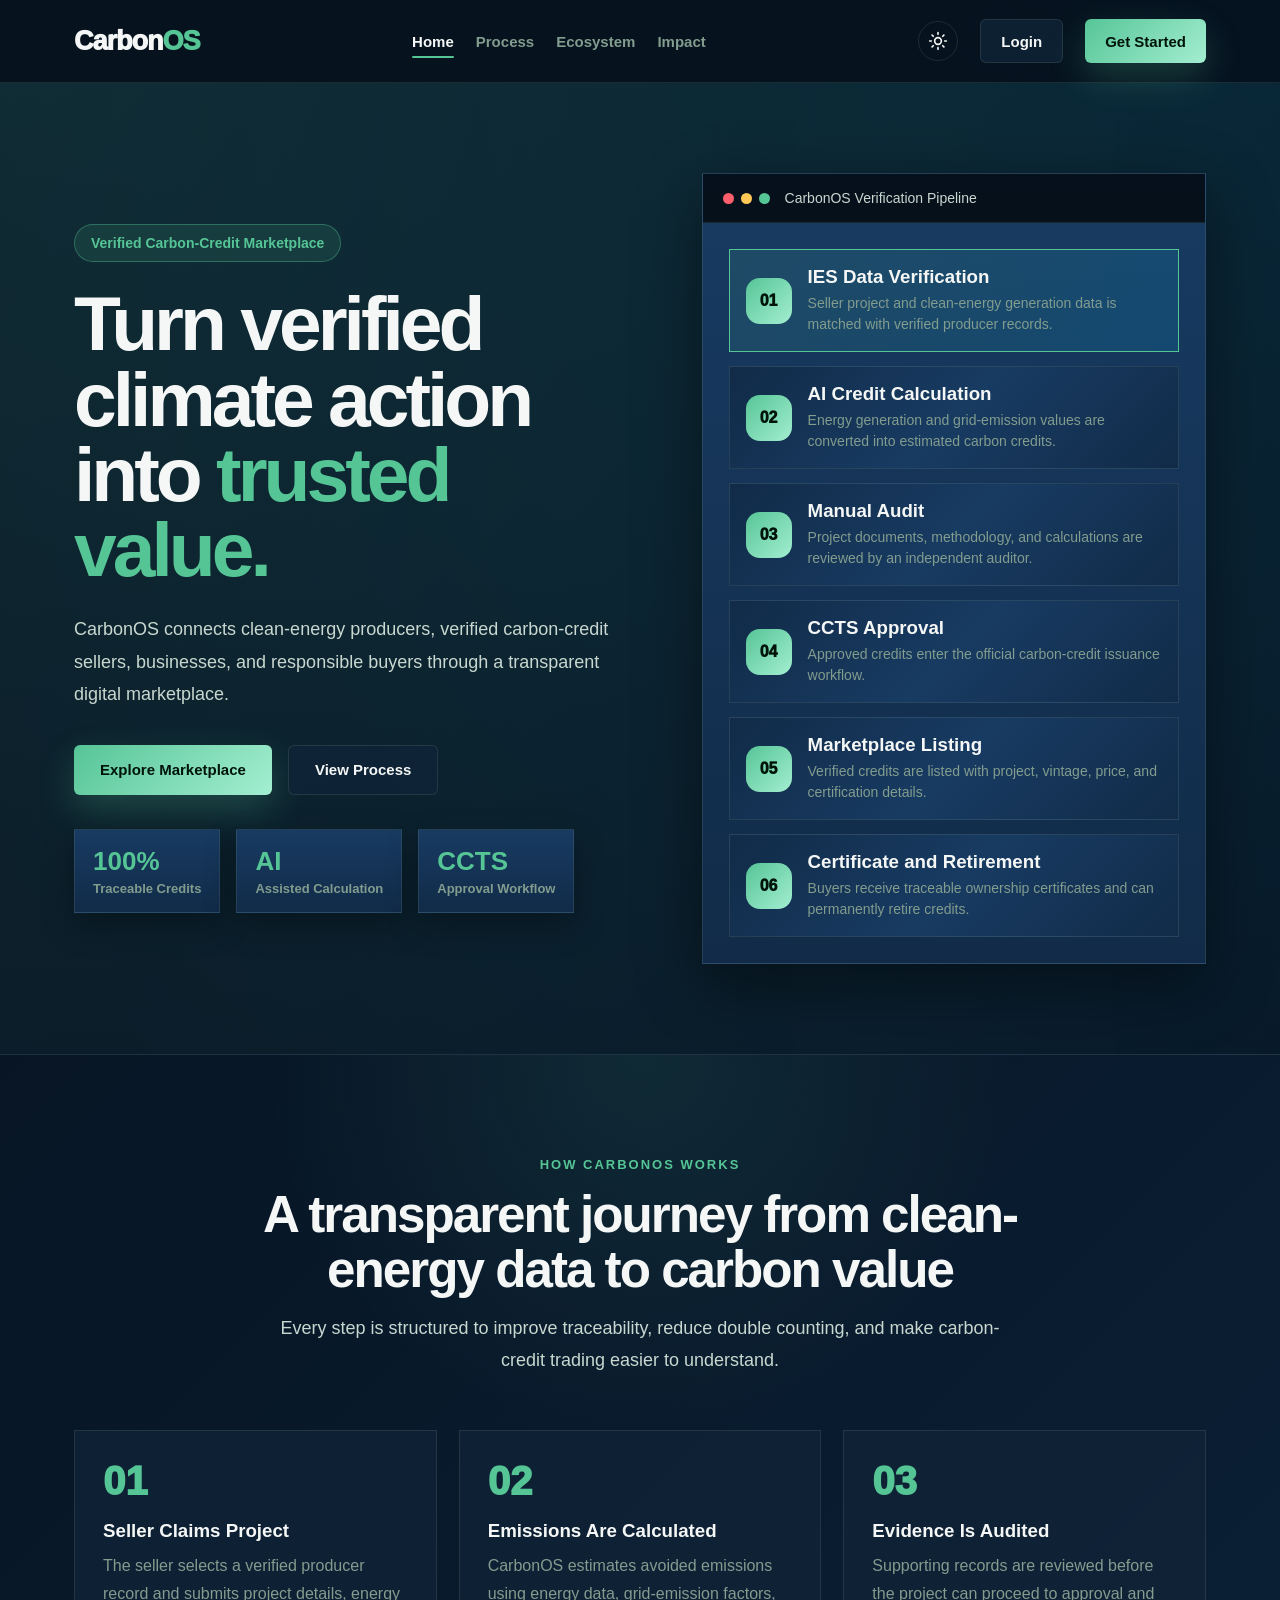
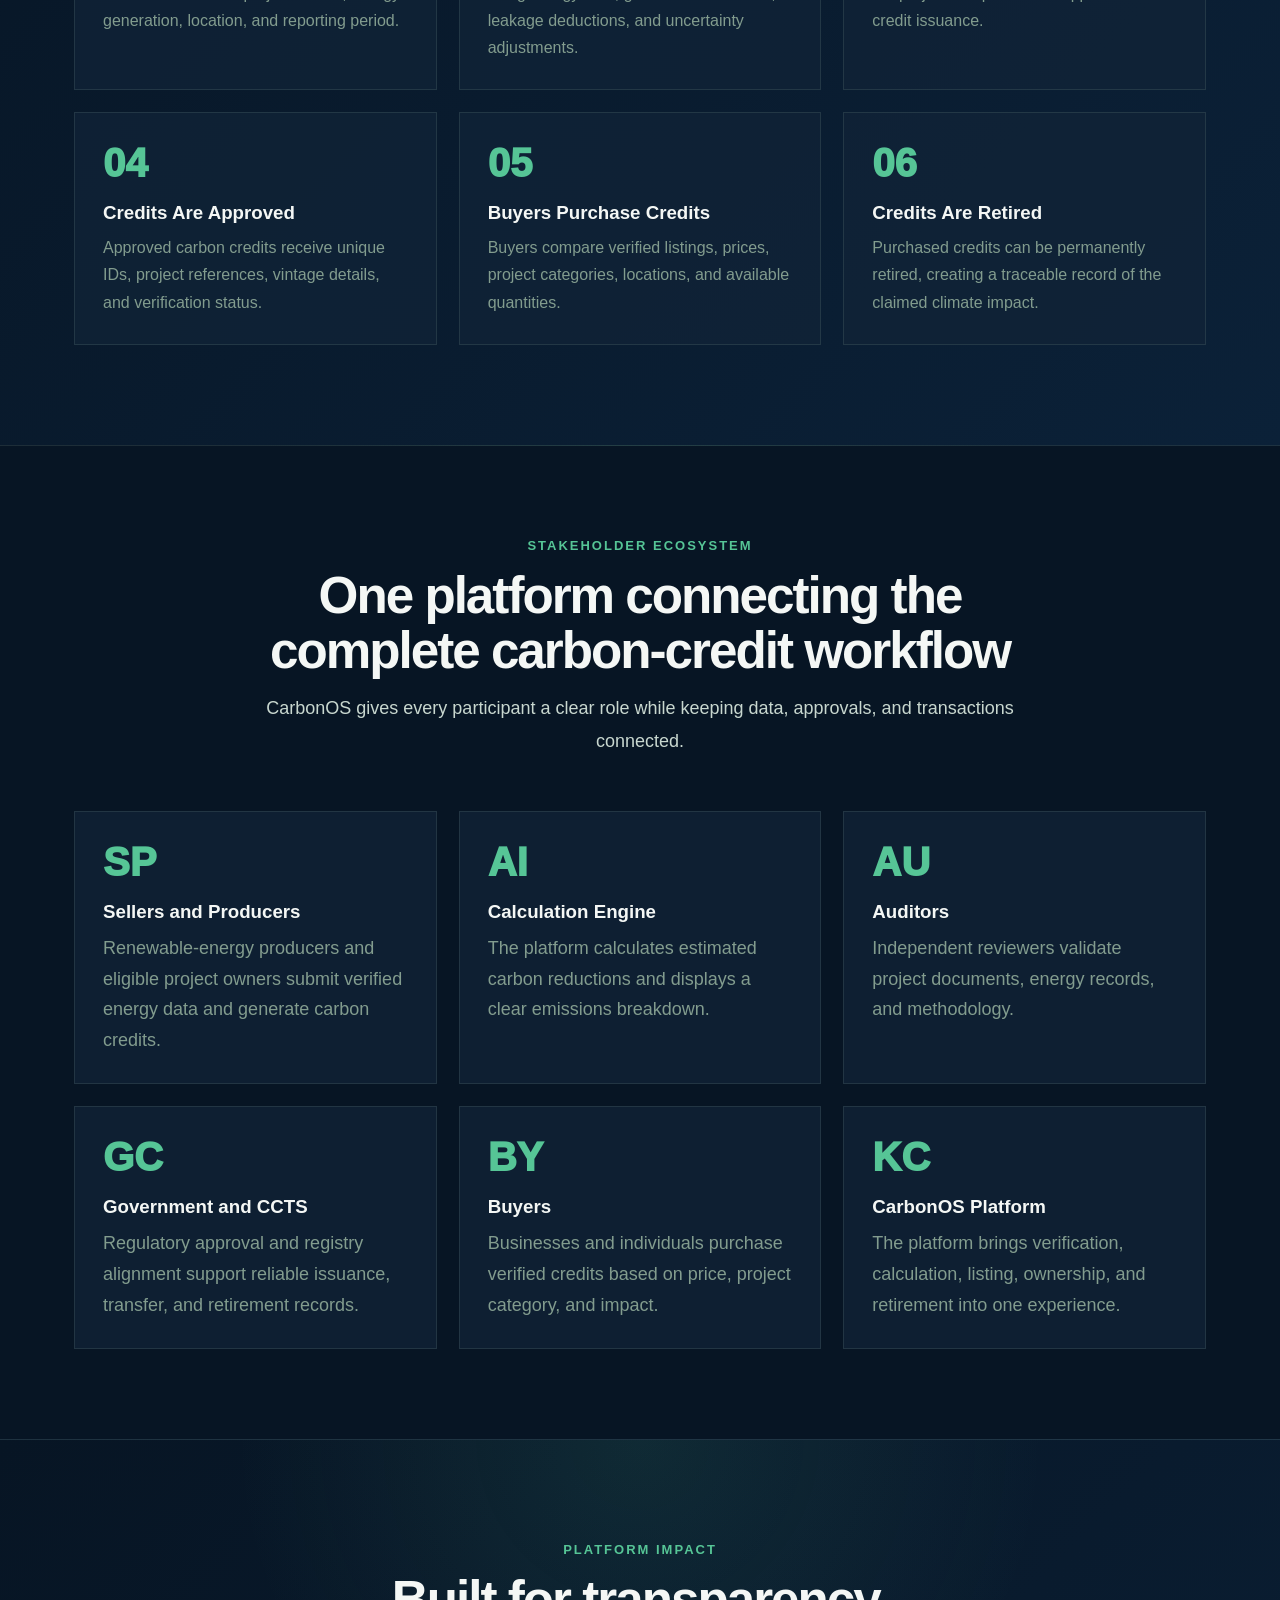
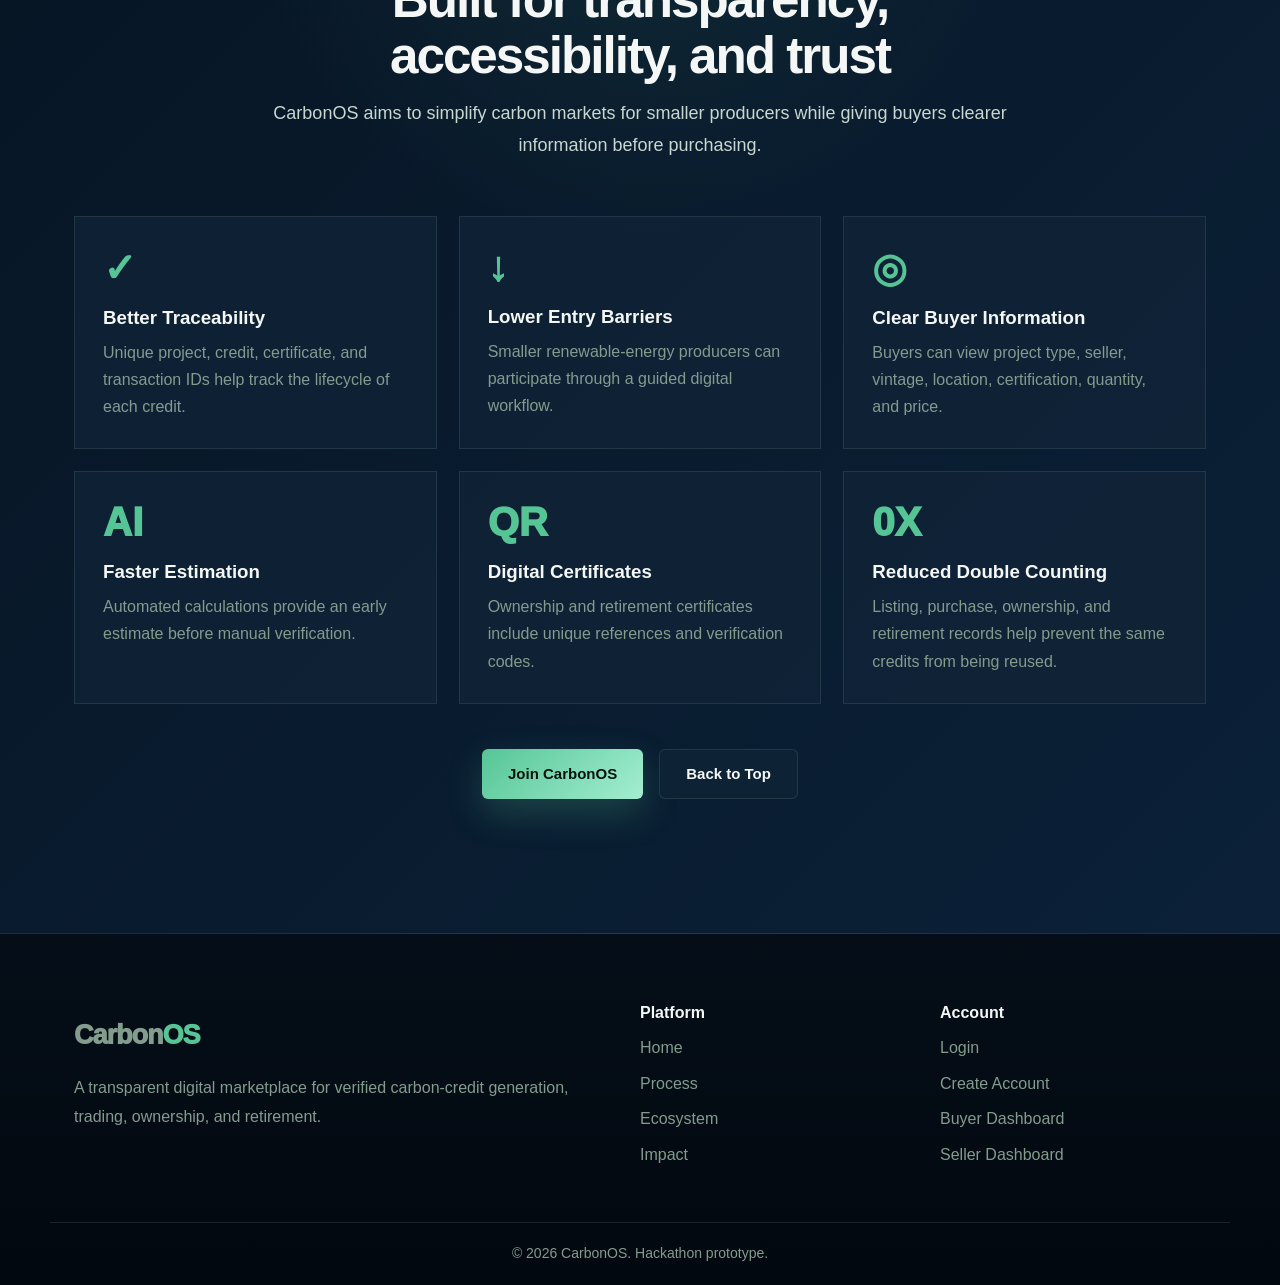
<file: index.html>
<!DOCTYPE html>
<html lang="en">
<head>
  <meta charset="UTF-8" />
  <script>
    (function() {
      const savedTheme = localStorage.getItem('carbonOS_theme') || 'dark';
      document.documentElement.setAttribute('data-theme', savedTheme);
    })();
  </script>

  <meta
    name="viewport"
    content="width=device-width, initial-scale=1.0"
  />

  <meta
    name="description"
    content="CarbonOS is a digital carbon-credit marketplace connecting verified sellers and responsible buyers."
  />

  <title>CarbonOS | Carbon Credit Marketplace</title>

  <link
    rel="stylesheet"
    href="main.css"
  />
</head>

<body>
  <!-- =====================================================
       HEADER
  ====================================================== -->

  <header class="header">
    <div class="container nav">
      <a
        href="index.html"
        class="logo"
        aria-label="CarbonOS home"
      >
        Carbon<span>OS</span>
      </a>

      <nav
        class="nav-links"
        aria-label="Main navigation"
      >
        <a
          href="#home"
          class="active"
        >
          Home
        </a>

        <a href="#process">
          Process
        </a>

        <a href="#ecosystem">
          Ecosystem
        </a>

        <a href="#impact">
          Impact
        </a>
      </nav>

      <div class="nav-actions">
        <button id="themeToggle" class="theme-toggle" aria-label="Toggle theme">
          <svg class="theme-toggle-sun" viewBox="0 0 24 24" fill="none" stroke="currentColor" stroke-width="2" stroke-linecap="round" stroke-linejoin="round">
            <circle cx="12" cy="12" r="4"></circle>
            <path d="M12 2v2M12 20v2M4.93 4.93l1.41 1.41M17.66 17.66l1.41 1.41M2 12h2M20 12h2M6.34 17.66l-1.41 1.41M19.07 4.93l-1.41 1.41"></path>
          </svg>
          <svg class="theme-toggle-moon" viewBox="0 0 24 24" fill="none" stroke="currentColor" stroke-width="2" stroke-linecap="round" stroke-linejoin="round">
            <path d="M12 3a6 6 0 0 0 9 9 9 9 0 1 1-9-9Z"></path>
          </svg>
        </button>

        <a
          href="auth.html"
          class="btn ghost"
        >
          Login
        </a>

        <a
          href="auth.html"
          class="btn primary"
        >
          Get Started
        </a>
      </div>
    </div>
  </header>

  <!-- =====================================================
       MAIN
  ====================================================== -->

  <main>
    <!-- ===================================================
         HERO SECTION
    ==================================================== -->

    <section
      class="hero"
      id="home"
    >
      <div class="container hero-grid">
        <div class="hero-content">
          <div class="badge">
            Verified Carbon-Credit Marketplace
          </div>

          <h1>
            Turn verified
            climate action into
            <span class="green-text">
              trusted value.
            </span>
          </h1>

          <p>
            CarbonOS connects clean-energy producers,
            verified carbon-credit sellers, businesses,
            and responsible buyers through a transparent
            digital marketplace.
          </p>

          <div class="hero-actions">
            <a
              href="auth.html"
              class="btn primary large"
            >
              Explore Marketplace
            </a>

            <a
              href="#process"
              class="btn ghost large"
            >
              View Process
            </a>
          </div>

          <div class="stats">
            <div>
              <b>100%</b>
              <span>
                Traceable Credits
              </span>
            </div>

            <div>
              <b>AI</b>
              <span>
                Assisted Calculation
              </span>
            </div>

            <div>
              <b>CCTS</b>
              <span>
                Approval Workflow
              </span>
            </div>
          </div>
        </div>

        <div class="pipeline-card">
          <div class="card-head">
            <i></i>
            <i></i>
            <i></i>

            <span>
              CarbonOS Verification Pipeline
            </span>
          </div>

          <div class="steps">
            <div class="step active">
              <b>01</b>

              <div>
                <h3>
                  IES Data Verification
                </h3>

                <p>
                  Seller project and clean-energy
                  generation data is matched with
                  verified producer records.
                </p>
              </div>
            </div>

            <div class="step">
              <b>02</b>

              <div>
                <h3>
                  AI Credit Calculation
                </h3>

                <p>
                  Energy generation and grid-emission
                  values are converted into estimated
                  carbon credits.
                </p>
              </div>
            </div>

            <div class="step">
              <b>03</b>

              <div>
                <h3>
                  Manual Audit
                </h3>

                <p>
                  Project documents, methodology, and
                  calculations are reviewed by an
                  independent auditor.
                </p>
              </div>
            </div>

            <div class="step">
              <b>04</b>

              <div>
                <h3>
                  CCTS Approval
                </h3>

                <p>
                  Approved credits enter the official
                  carbon-credit issuance workflow.
                </p>
              </div>
            </div>

            <div class="step">
              <b>05</b>

              <div>
                <h3>
                  Marketplace Listing
                </h3>

                <p>
                  Verified credits are listed with
                  project, vintage, price, and
                  certification details.
                </p>
              </div>
            </div>

            <div class="step">
              <b>06</b>

              <div>
                <h3>
                  Certificate and Retirement
                </h3>

                <p>
                  Buyers receive traceable ownership
                  certificates and can permanently
                  retire credits.
                </p>
              </div>
            </div>
          </div>
        </div>
      </div>
    </section>

    <!-- ===================================================
         PROCESS SECTION
    ==================================================== -->

    <section
      class="process"
      id="process"
    >
      <div class="container">
        <div class="section-title">
          <span>
            How CarbonOS Works
          </span>

          <h2>
            A transparent journey from
            clean-energy data to carbon value
          </h2>

          <p>
            Every step is structured to improve
            traceability, reduce double counting,
            and make carbon-credit trading easier
            to understand.
          </p>
        </div>

        <div class="process-grid">
          <article>
            <b>01</b>

            <h3>
              Seller Claims Project
            </h3>

            <p>
              The seller selects a verified producer
              record and submits project details,
              energy generation, location, and
              reporting period.
            </p>
          </article>

          <article>
            <b>02</b>

            <h3>
              Emissions Are Calculated
            </h3>

            <p>
              CarbonOS estimates avoided emissions
              using energy data, grid-emission
              factors, leakage deductions, and
              uncertainty adjustments.
            </p>
          </article>

          <article>
            <b>03</b>

            <h3>
              Evidence Is Audited
            </h3>

            <p>
              Supporting records are reviewed before
              the project can proceed to approval
              and credit issuance.
            </p>
          </article>

          <article>
            <b>04</b>

            <h3>
              Credits Are Approved
            </h3>

            <p>
              Approved carbon credits receive unique
              IDs, project references, vintage
              details, and verification status.
            </p>
          </article>

          <article>
            <b>05</b>

            <h3>
              Buyers Purchase Credits
            </h3>

            <p>
              Buyers compare verified listings,
              prices, project categories, locations,
              and available quantities.
            </p>
          </article>

          <article>
            <b>06</b>

            <h3>
              Credits Are Retired
            </h3>

            <p>
              Purchased credits can be permanently
              retired, creating a traceable record
              of the claimed climate impact.
            </p>
          </article>
        </div>
      </div>
    </section>

    <!-- ===================================================
         ECOSYSTEM SECTION
    ==================================================== -->

    <section
      class="hero"
      id="ecosystem"
    >
      <div class="container">
        <div class="section-title">
          <span>
            Stakeholder Ecosystem
          </span>

          <h2>
            One platform connecting the
            complete carbon-credit workflow
          </h2>

          <p>
            CarbonOS gives every participant a clear
            role while keeping data, approvals, and
            transactions connected.
          </p>
        </div>

        <div class="process-grid">
          <article>
            <b>SP</b>

            <h3>
              Sellers and Producers
            </h3>

            <p>
              Renewable-energy producers and eligible
              project owners submit verified energy
              data and generate carbon credits.
            </p>
          </article>

          <article>
            <b>AI</b>

            <h3>
              Calculation Engine
            </h3>

            <p>
              The platform calculates estimated
              carbon reductions and displays a clear
              emissions breakdown.
            </p>
          </article>

          <article>
            <b>AU</b>

            <h3>
              Auditors
            </h3>

            <p>
              Independent reviewers validate project
              documents, energy records, and
              methodology.
            </p>
          </article>

          <article>
            <b>GC</b>

            <h3>
              Government and CCTS
            </h3>

            <p>
              Regulatory approval and registry
              alignment support reliable issuance,
              transfer, and retirement records.
            </p>
          </article>

          <article>
            <b>BY</b>

            <h3>
              Buyers
            </h3>

            <p>
              Businesses and individuals purchase
              verified credits based on price,
              project category, and impact.
            </p>
          </article>

          <article>
            <b>KC</b>

            <h3>
              CarbonOS Platform
            </h3>

            <p>
              The platform brings verification,
              calculation, listing, ownership, and
              retirement into one experience.
            </p>
          </article>
        </div>
      </div>
    </section>

    <!-- ===================================================
         IMPACT SECTION
    ==================================================== -->

    <section
      class="process"
      id="impact"
    >
      <div class="container">
        <div class="section-title">
          <span>
            Platform Impact
          </span>

          <h2>
            Built for transparency,
            accessibility, and trust
          </h2>

          <p>
            CarbonOS aims to simplify carbon markets
            for smaller producers while giving buyers
            clearer information before purchasing.
          </p>
        </div>

        <div class="process-grid">
          <article>
            <b>✓</b>

            <h3>
              Better Traceability
            </h3>

            <p>
              Unique project, credit, certificate,
              and transaction IDs help track the
              lifecycle of each credit.
            </p>
          </article>

          <article>
            <b>↓</b>

            <h3>
              Lower Entry Barriers
            </h3>

            <p>
              Smaller renewable-energy producers can
              participate through a guided digital
              workflow.
            </p>
          </article>

          <article>
            <b>◎</b>

            <h3>
              Clear Buyer Information
            </h3>

            <p>
              Buyers can view project type, seller,
              vintage, location, certification,
              quantity, and price.
            </p>
          </article>

          <article>
            <b>AI</b>

            <h3>
              Faster Estimation
            </h3>

            <p>
              Automated calculations provide an early
              estimate before manual verification.
            </p>
          </article>

          <article>
            <b>QR</b>

            <h3>
              Digital Certificates
            </h3>

            <p>
              Ownership and retirement certificates
              include unique references and
              verification codes.
            </p>
          </article>

          <article>
            <b>0X</b>

            <h3>
              Reduced Double Counting
            </h3>

            <p>
              Listing, purchase, ownership, and
              retirement records help prevent the
              same credits from being reused.
            </p>
          </article>
        </div>

        <div
          class="hero-actions"
          style="justify-content: center; margin-top: 45px;"
        >
          <a
            href="auth.html"
            class="btn primary large"
          >
            Join CarbonOS
          </a>

          <a
            href="#home"
            class="btn ghost large"
          >
            Back to Top
          </a>
        </div>
      </div>
    </section>
  </main>

  <!-- =====================================================
       FOOTER
  ====================================================== -->

  <footer>
    <div class="container footer-grid">
      <div>
        <a
          href="index.html"
          class="logo"
        >
          Carbon<span>OS</span>
        </a>

        <p>
          A transparent digital marketplace for
          verified carbon-credit generation,
          trading, ownership, and retirement.
        </p>
      </div>

      <div>
        <h4>
          Platform
        </h4>

        <a href="#home">
          Home
        </a>

        <a href="#process">
          Process
        </a>

        <a href="#ecosystem">
          Ecosystem
        </a>

        <a href="#impact">
          Impact
        </a>
      </div>

      <div>
        <h4>
          Account
        </h4>

        <a href="auth.html">
          Login
        </a>

        <a href="auth.html">
          Create Account
        </a>

        <a href="buyer.html">
          Buyer Dashboard
        </a>

        <a href="seller.html">
          Seller Dashboard
        </a>
      </div>
    </div>

    <div
      class="container"
      style="
        margin-top: 45px;
        padding-top: 22px;
        border-top: 1px solid var(--border);
        color: var(--muted);
        text-align: center;
        font-size: 14px;
      "
    >
      © 2026 CarbonOS. Hackathon prototype.
    </div>
  </footer>

  <script src="main.js"></script>
</body>
</html>
</file>
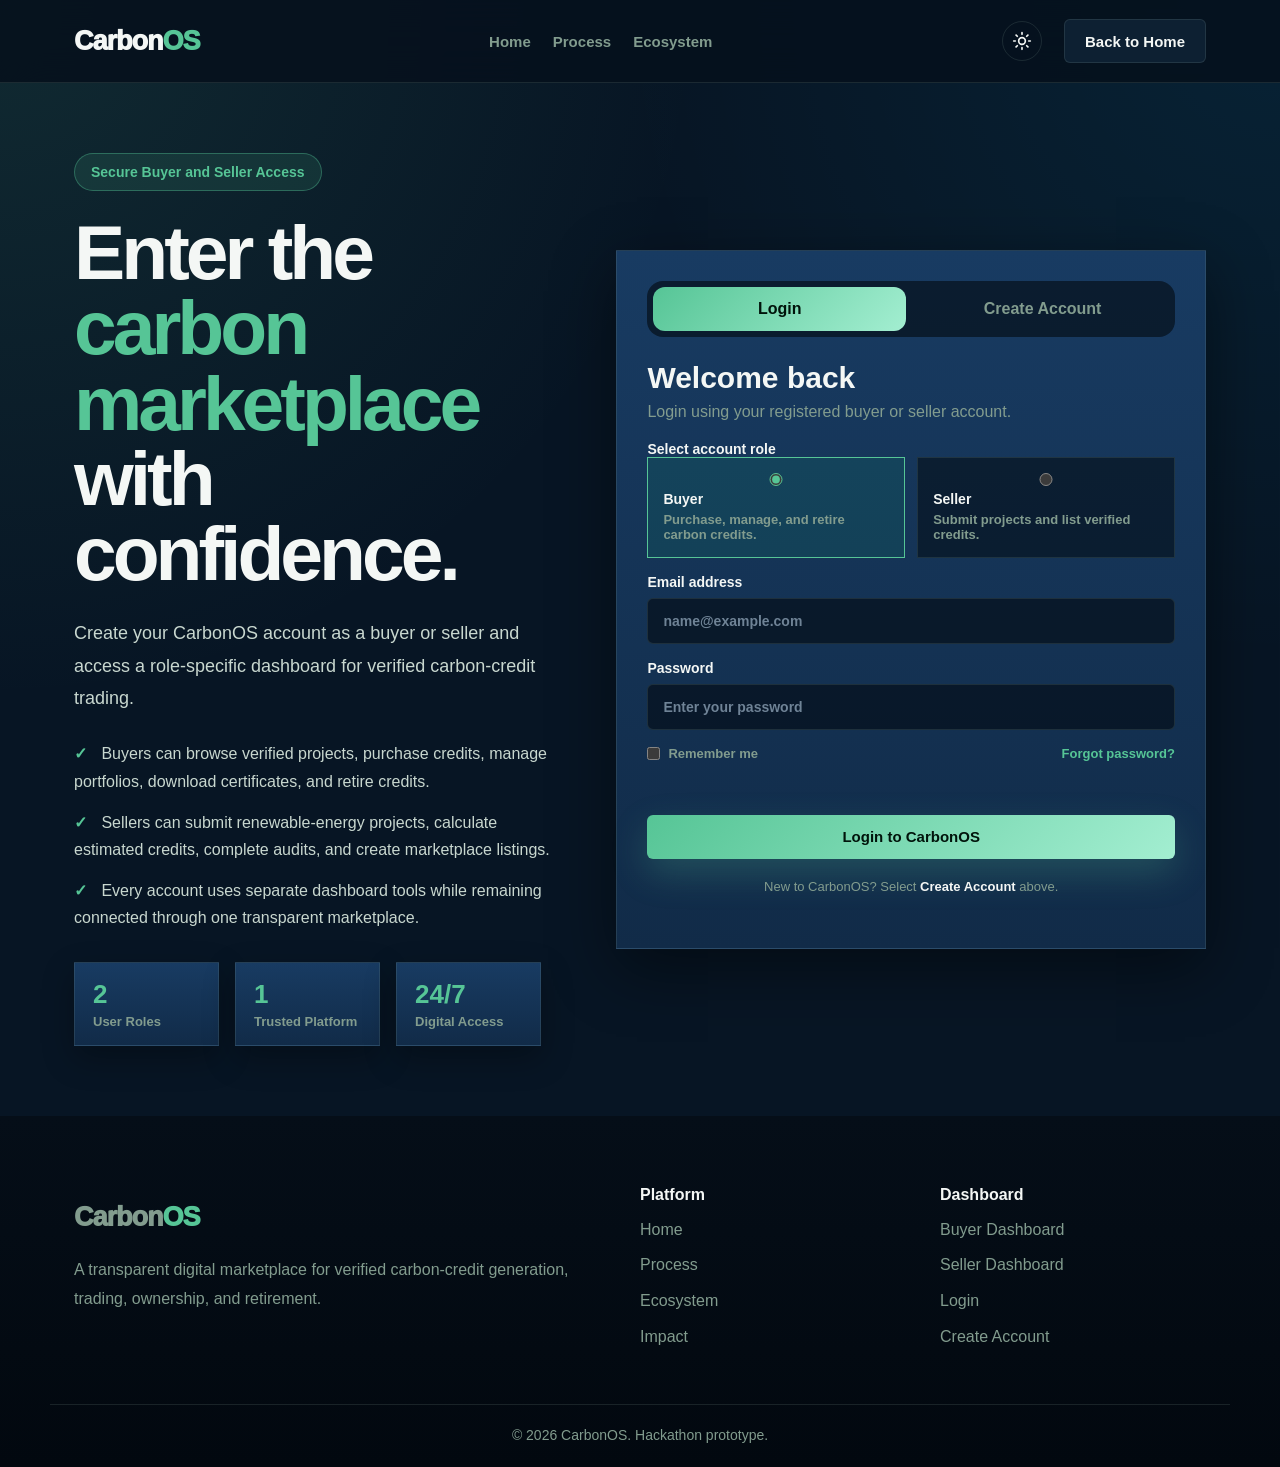
<file: auth.html>
<!DOCTYPE html>
<html lang="en">
<head>
  <meta charset="UTF-8" />
  <script>
    (function() {
      const savedTheme = localStorage.getItem('carbonOS_theme') || 'dark';
      document.documentElement.setAttribute('data-theme', savedTheme);
    })();
  </script>

  <meta
    name="viewport"
    content="width=device-width, initial-scale=1.0"
  />

  <meta
    name="description"
    content="Login or create a buyer or seller account on CarbonOS."
  />

  <title>CarbonOS | Login and Signup</title>

  <link
    rel="stylesheet"
    href="main.css"
  />
</head>

<body>
  <!-- =====================================================
       HEADER
  ====================================================== -->

  <header class="header">
    <div class="container nav">
      <a
        href="index.html"
        class="logo"
        aria-label="CarbonOS home"
      >
        Carbon<span>OS</span>
      </a>

      <nav
        class="nav-links"
        aria-label="Authentication navigation"
      >
        <a href="index.html">
          Home
        </a>

        <a href="index.html#process">
          Process
        </a>

        <a href="index.html#ecosystem">
          Ecosystem
        </a>
      </nav>

      <div class="nav-actions">
        <button id="themeToggle" class="theme-toggle" aria-label="Toggle theme">
          <svg class="theme-toggle-sun" viewBox="0 0 24 24" fill="none" stroke="currentColor" stroke-width="2" stroke-linecap="round" stroke-linejoin="round">
            <circle cx="12" cy="12" r="4"></circle>
            <path d="M12 2v2M12 20v2M4.93 4.93l1.41 1.41M17.66 17.66l1.41 1.41M2 12h2M20 12h2M6.34 17.66l-1.41 1.41M19.07 4.93l-1.41 1.41"></path>
          </svg>
          <svg class="theme-toggle-moon" viewBox="0 0 24 24" fill="none" stroke="currentColor" stroke-width="2" stroke-linecap="round" stroke-linejoin="round">
            <path d="M12 3a6 6 0 0 0 9 9 9 9 0 1 1-9-9Z"></path>
          </svg>
        </button>

        <a
          href="index.html"
          class="btn ghost"
        >
          Back to Home
        </a>
      </div>
    </div>
  </header>

  <!-- =====================================================
       AUTHENTICATION PAGE
  ====================================================== -->

  <main class="auth-page">
    <div class="container auth-layout">
      <!-- =================================================
           LEFT INFORMATION AREA
      ================================================== -->

      <section class="auth-info">
        <div class="badge">
          Secure Buyer and Seller Access
        </div>

        <h1>
          Enter the
          <span class="green-text">
            carbon marketplace
          </span>
          with confidence.
        </h1>

        <p>
          Create your CarbonOS account as a buyer
          or seller and access a role-specific
          dashboard for verified carbon-credit
          trading.
        </p>

        <ul>
          <li>
            Buyers can browse verified projects,
            purchase credits, manage portfolios,
            download certificates, and retire
            credits.
          </li>

          <li>
            Sellers can submit renewable-energy
            projects, calculate estimated credits,
            complete audits, and create marketplace
            listings.
          </li>

          <li>
            Every account uses separate dashboard
            tools while remaining connected through
            one transparent marketplace.
          </li>
        </ul>

        <div
          class="stats"
          style="margin-top: 30px;"
        >
          <div>
            <b>2</b>
            <span>
              User Roles
            </span>
          </div>

          <div>
            <b>1</b>
            <span>
              Trusted Platform
            </span>
          </div>

          <div>
            <b>24/7</b>
            <span>
              Digital Access
            </span>
          </div>
        </div>
      </section>

      <!-- =================================================
           AUTHENTICATION CARD
      ================================================== -->

      <section
        class="auth-card"
        aria-label="Login and signup forms"
      >
        <!-- ===============================================
             LOGIN / SIGNUP TABS
        ================================================ -->

        <div
          class="tabs"
          role="tablist"
          aria-label="Authentication options"
        >
          <button
            type="button"
            class="tab active"
            data-target="loginPanel"
            role="tab"
            aria-controls="loginPanel"
            aria-selected="true"
          >
            Login
          </button>

          <button
            type="button"
            class="tab"
            data-target="signupPanel"
            role="tab"
            aria-controls="signupPanel"
            aria-selected="false"
          >
            Create Account
          </button>
        </div>

        <!-- ===============================================
             LOGIN PANEL
        ================================================ -->

        <div
          class="auth-panel active"
          id="loginPanel"
          role="tabpanel"
        >
          <h2>
            Welcome back
          </h2>

          <p>
            Login using your registered buyer or
            seller account.
          </p>

          <form
            id="loginForm"
            autocomplete="on"
            novalidate
          >
            <!-- ===========================================
                 LOGIN ROLE
            ============================================ -->

            <div>
              <label>
                Select account role
              </label>

              <div class="role-grid">
                <label class="role selected">
                  <input
                    type="radio"
                    name="loginRole"
                    value="buyer"
                    checked
                  />

                  <b>
                    Buyer
                  </b>

                  <span>
                    Purchase, manage, and retire
                    carbon credits.
                  </span>
                </label>

                <label class="role">
                  <input
                    type="radio"
                    name="loginRole"
                    value="seller"
                  />

                  <b>
                    Seller
                  </b>

                  <span>
                    Submit projects and list verified
                    credits.
                  </span>
                </label>
              </div>
            </div>

            <!-- ===========================================
                 LOGIN EMAIL
            ============================================ -->

            <label for="loginEmail">
              Email address

              <input
                type="email"
                id="loginEmail"
                name="email"
                placeholder="name@example.com"
                autocomplete="email"
                required
              />
            </label>

            <!-- ===========================================
                 LOGIN PASSWORD
            ============================================ -->

            <label for="loginPassword">
              Password

              <input
                type="password"
                id="loginPassword"
                name="password"
                placeholder="Enter your password"
                autocomplete="current-password"
                minlength="6"
                required
              />
            </label>

            <!-- ===========================================
                 LOGIN OPTIONS
            ============================================ -->

            <div
              style="
                display: flex;
                align-items: center;
                justify-content: space-between;
                gap: 14px;
                flex-wrap: wrap;
              "
            >
              <label
                style="
                  display: flex;
                  grid-template-columns: auto 1fr;
                  align-items: center;
                  gap: 8px;
                  cursor: pointer;
                "
              >
                <input
                  type="checkbox"
                  name="remember"
                  style="
                    width: auto;
                    accent-color: var(--primary);
                  "
                />

                <span
                  style="
                    color: var(--muted);
                    font-size: 13px;
                  "
                >
                  Remember me
                </span>
              </label>

              <a
                href="#"
                style="
                  color: var(--primary);
                  font-size: 13px;
                  font-weight: 800;
                "
              >
                Forgot password?
              </a>
            </div>

            <!-- ===========================================
                 LOGIN MESSAGE
            ============================================ -->

            <p
              class="msg"
              id="loginMessage"
              aria-live="polite"
            ></p>

            <!-- ===========================================
                 LOGIN BUTTON
            ============================================ -->

            <button
              type="submit"
              class="btn primary full"
            >
              Login to CarbonOS
            </button>
          </form>

          <p
            style="
              margin-top: 18px;
              text-align: center;
              color: var(--muted);
              font-size: 13px;
              line-height: 1.6;
            "
          >
            New to CarbonOS? Select
            <b style="color: var(--text);">
              Create Account
            </b>
            above.
          </p>
        </div>

        <!-- ===============================================
             SIGNUP PANEL START
             Continue from here in Part B
        ================================================ -->

        <div
          class="auth-panel"
          id="signupPanel"
          role="tabpanel"
        >
          <h2>
            Create your account
          </h2>

          <p>
            Choose your role and enter your details
            to begin.
          </p>

          <form
            id="signupForm"
            autocomplete="on"
            novalidate
          >
            <div>
              <label>
                Select account role
              </label>

              <div class="role-grid">
                <label class="role selected">
                  <input
                    type="radio"
                    name="signupRole"
                    value="buyer"
                    checked
                  />

                  <b>
                    Buyer
                  </b>

                  <span>
                    Buy verified credits and manage
                    climate impact.
                  </span>
                </label>

                <label class="role">
                  <input
                    type="radio"
                    name="signupRole"
                    value="seller"
                  />

                  <b>
                    Seller
                  </b>

                  <span>
                    Submit projects and sell approved
                    credits.
                  </span>
                </label>
              </div>
            </div>

            <div class="form-row">
              <label for="signupName">
                Full name

                <input
                  type="text"
                  id="signupName"
                  name="name"
                  placeholder="Enter your full name"
                  autocomplete="name"
                  required
                />
              </label>

              <label for="signupEmail">
                Email address

                <input
                  type="email"
                  id="signupEmail"
                  name="email"
                  placeholder="name@example.com"
                  autocomplete="email"
                  required
                />
              </label>
            </div>
                        <div class="form-row">
              <label for="signupPassword">
                Password

                <input
                  type="password"
                  id="signupPassword"
                  name="password"
                  placeholder="Minimum 6 characters"
                  autocomplete="new-password"
                  minlength="6"
                  required
                />
              </label>

              <label for="confirmPassword">
                Confirm password

                <input
                  type="password"
                  id="confirmPassword"
                  name="confirmPassword"
                  placeholder="Enter password again"
                  autocomplete="new-password"
                  minlength="6"
                  required
                />
              </label>
            </div>

            <label for="organizationName">
              Organization name
              <span
                style="
                  color: var(--muted);
                  font-size: 12px;
                  font-weight: 600;
                "
              >
                Optional
              </span>

              <input
                type="text"
                id="organizationName"
                name="organizationName"
                placeholder="Company, institution, or project name"
                autocomplete="organization"
              />
            </label>

            <label for="phoneNumber">
              Phone number
              <span
                style="
                  color: var(--muted);
                  font-size: 12px;
                  font-weight: 600;
                "
              >
                Optional
              </span>

              <input
                type="tel"
                id="phoneNumber"
                name="phoneNumber"
                placeholder="+91 98765 43210"
                autocomplete="tel"
              />
            </label>

            <label
              style="
                display: flex;
                grid-template-columns: auto 1fr;
                align-items: flex-start;
                gap: 10px;
                cursor: pointer;
              "
            >
              <input
                type="checkbox"
                id="termsAccepted"
                name="termsAccepted"
                required
                style="
                  width: auto;
                  margin-top: 4px;
                  accent-color: var(--primary);
                "
              />

              <span
                style="
                  color: var(--muted);
                  font-size: 13px;
                  line-height: 1.6;
                "
              >
                I agree to the CarbonOS terms,
                privacy policy, and verification
                requirements.
              </span>
            </label>

            <p
              class="msg"
              id="signupMessage"
              aria-live="polite"
            ></p>

            <button
              type="submit"
              class="btn primary full"
            >
              Create CarbonOS Account
            </button>
          </form>

          <p
            style="
              margin-top: 18px;
              text-align: center;
              color: var(--muted);
              font-size: 13px;
              line-height: 1.6;
            "
          >
            Already registered? Select
            <b style="color: var(--text);">
              Login
            </b>
            above.
          </p>
        </div>
      </section>
    </div>
  </main>

  <!-- =====================================================
       FOOTER
  ====================================================== -->

  <footer>
    <div class="container footer-grid">
      <div>
        <a
          href="index.html"
          class="logo"
        >
          Carbon<span>OS</span>
        </a>

        <p>
          A transparent digital marketplace for
          verified carbon-credit generation,
          trading, ownership, and retirement.
        </p>
      </div>

      <div>
        <h4>
          Platform
        </h4>

        <a href="index.html">
          Home
        </a>

        <a href="index.html#process">
          Process
        </a>

        <a href="index.html#ecosystem">
          Ecosystem
        </a>

        <a href="index.html#impact">
          Impact
        </a>
      </div>

      <div>
        <h4>
          Dashboard
        </h4>

        <a href="buyer.html">
          Buyer Dashboard
        </a>

        <a href="seller.html">
          Seller Dashboard
        </a>

        <a href="auth.html">
          Login
        </a>

        <a href="auth.html">
          Create Account
        </a>
      </div>
    </div>

    <div
      class="container"
      style="
        margin-top: 45px;
        padding-top: 22px;
        border-top: 1px solid var(--border);
        color: var(--muted);
        text-align: center;
        font-size: 14px;
      "
    >
      © 2026 CarbonOS. Hackathon prototype.
    </div>
  </footer>

  <script src="main.js"></script>
</body>
</html>
</file>
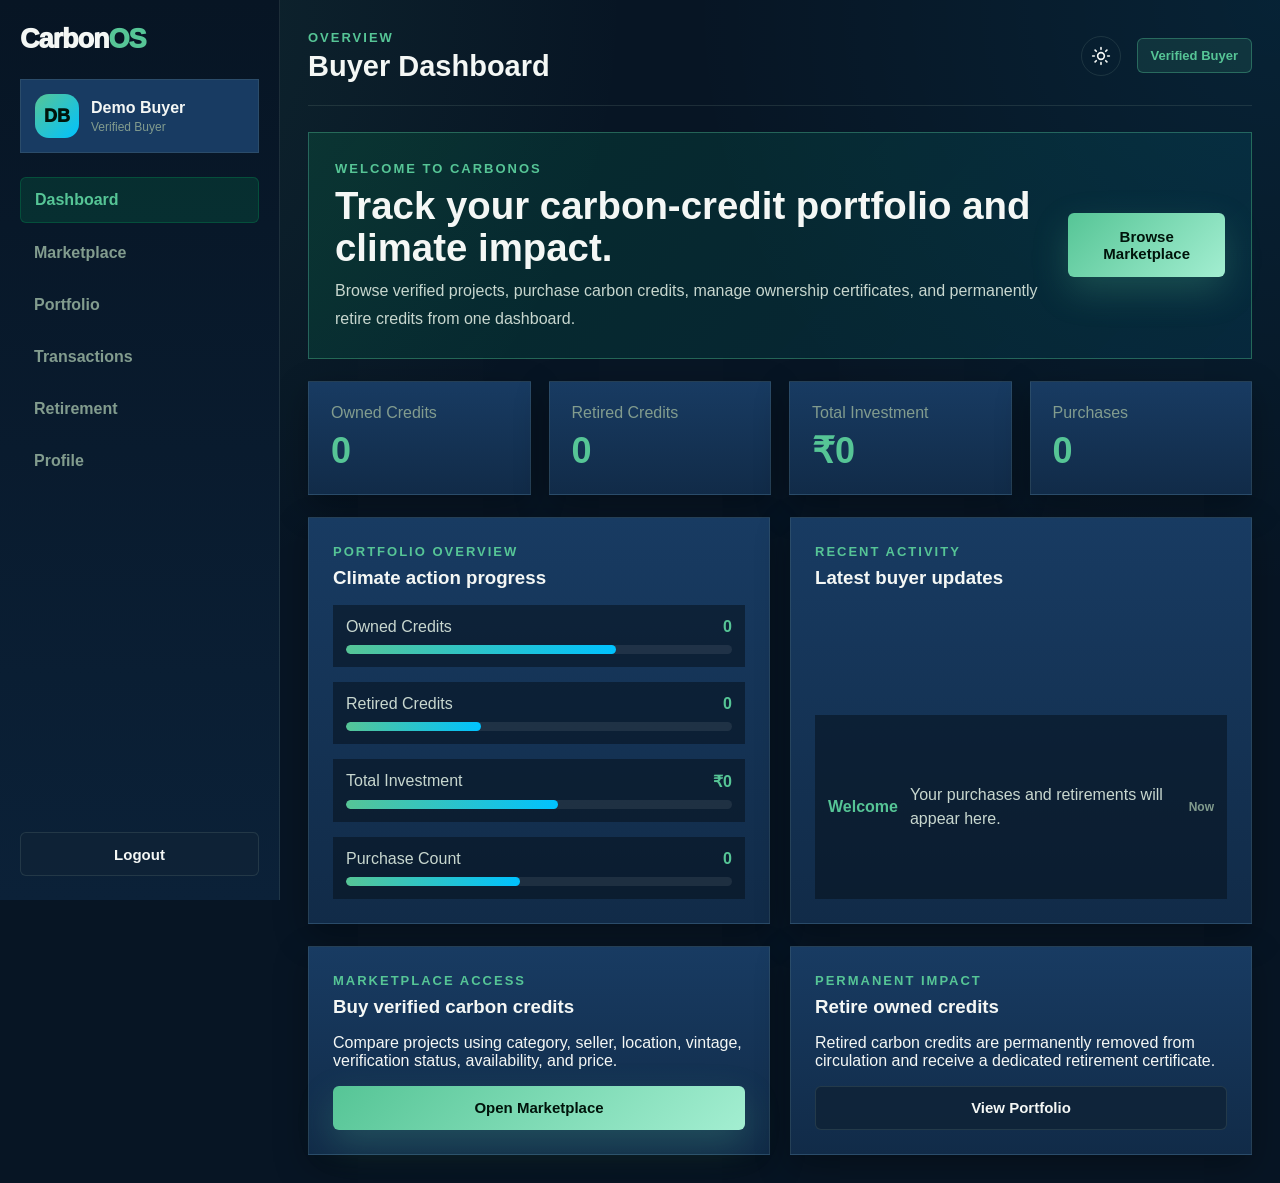
<file: buyer.html>
<!DOCTYPE html>
<html lang="en">
<head>
  <meta charset="UTF-8" />
  <script>
    (function() {
      const savedTheme = localStorage.getItem('carbonOS_theme') || 'dark';
      document.documentElement.setAttribute('data-theme', savedTheme);
    })();
  </script>

  <meta
    name="viewport"
    content="width=device-width, initial-scale=1.0"
  />

  <meta
    name="description"
    content="CarbonOS buyer dashboard for purchasing, managing, and retiring verified carbon credits."
  />

  <title>CarbonOS | Buyer Dashboard</title>

  <link
    rel="stylesheet"
    href="main.css"
  />

  <link
    rel="stylesheet"
    href="buyer.css"
  />
</head>

<body>
  <div class="app">
    <!-- ===================================================
         BUYER SIDEBAR
    ==================================================== -->

    <aside class="sidebar">
      <a
        href="index.html"
        class="logo"
        aria-label="CarbonOS home"
      >
        Carbon<span>OS</span>
      </a>

      <div class="profile">
        <div
          class="avatar"
          data-user-initial
          data-buyer-initial
        >
          KB
        </div>

        <div>
          <b data-user-name>
            Demo Buyer
          </b>

          <span>
            Verified Buyer
          </span>
        </div>
      </div>

      <nav
        class="side-nav"
        aria-label="Buyer dashboard navigation"
      >
        <button
          type="button"
          class="side active"
          data-section="dashboardSection"
          data-title="Buyer Dashboard"
          data-subtitle="Overview"
        >
          Dashboard
        </button>

        <button
          type="button"
          class="side"
          data-section="marketplaceSection"
          data-title="Carbon Marketplace"
          data-subtitle="Browse verified credits"
        >
          Marketplace
        </button>

        <button
          type="button"
          class="side"
          data-section="portfolioSection"
          data-title="My Portfolio"
          data-subtitle="Owned carbon credits"
        >
          Portfolio
        </button>

        <button
          type="button"
          class="side"
          data-section="transactionSection"
          data-title="Transactions"
          data-subtitle="Purchase and retirement history"
        >
          Transactions
        </button>

        <button
          type="button"
          class="side"
          data-section="retirementSection"
          data-title="Credit Retirement"
          data-subtitle="Permanent climate-impact records"
        >
          Retirement
        </button>

        <button
          type="button"
          class="side"
          data-section="profileSection"
          data-title="Buyer Profile"
          data-subtitle="Account and verification details"
        >
          Profile
        </button>
      </nav>

      <button
        type="button"
        class="btn ghost logout"
        data-logout
      >
        Logout
      </button>
    </aside>

    <!-- ===================================================
         BUYER MAIN CONTENT
    ==================================================== -->

    <main class="dash">
      <header class="dash-head">
        <div>
          <span id="dashboardSubtitle">
            Overview
          </span>

          <h1 id="dashboardTitle">
            Buyer Dashboard
          </h1>
        </div>

        <div class="dash-head-actions">
          <button id="themeToggle" class="theme-toggle" aria-label="Toggle theme">
            <svg class="theme-toggle-sun" viewBox="0 0 24 24" fill="none" stroke="currentColor" stroke-width="2" stroke-linecap="round" stroke-linejoin="round">
              <circle cx="12" cy="12" r="4"></circle>
              <path d="M12 2v2M12 20v2M4.93 4.93l1.41 1.41M17.66 17.66l1.41 1.41M2 12h2M20 12h2M6.34 17.66l-1.41 1.41M19.07 4.93l-1.41 1.41"></path>
            </svg>
            <svg class="theme-toggle-moon" viewBox="0 0 24 24" fill="none" stroke="currentColor" stroke-width="2" stroke-linecap="round" stroke-linejoin="round">
              <path d="M12 3a6 6 0 0 0 9 9 9 9 0 1 1-9-9Z"></path>
            </svg>
          </button>
          <div class="verified">
            Verified Buyer
          </div>
        </div>
      </header>

      <!-- =================================================
           DASHBOARD OVERVIEW SECTION
      ================================================== -->

      <section
        class="dash-section active"
        id="dashboardSection"
      >
        <div class="welcome">
          <div>
            <span>
              Welcome to CarbonOS
            </span>

            <h2>
              Track your carbon-credit
              portfolio and climate impact.
            </h2>

            <p>
              Browse verified projects, purchase carbon
              credits, manage ownership certificates, and
              permanently retire credits from one dashboard.
            </p>
          </div>

          <button
            type="button"
            class="btn primary large"
            data-open-marketplace
            onclick="openBuyerSection('marketplaceSection')"
          >
            Browse Marketplace
          </button>
        </div>

        <div class="metrics">
          <article>
            <span>
              Owned Credits
            </span>

            <b id="dashboardOwnedCredits">
              0
            </b>
          </article>

          <article>
            <span>
              Retired Credits
            </span>

            <b id="dashboardRetiredCredits">
              0
            </b>
          </article>

          <article>
            <span>
              Total Investment
            </span>

            <b id="dashboardTotalSpent">
              ₹0
            </b>
          </article>

          <article>
            <span>
              Purchases
            </span>

            <b id="dashboardTransactionCount">
              0
            </b>
          </article>
        </div>

        <div class="two-col dashboard-spacing">
          <article class="panel">
            <div class="panel-heading">
              <span>
                Portfolio Overview
              </span>

              <h3>
                Climate action progress
              </h3>
            </div>

            <div class="progress-list">
              <div class="progress-item">
                <div class="progress-text">
                  <span>
                    Owned Credits
                  </span>

                  <b id="ownedCredits">
                    0
                  </b>
                </div>

                <div class="progress-track">
                  <span style="width: 70%;"></span>
                </div>
              </div>

              <div class="progress-item">
                <div class="progress-text">
                  <span>
                    Retired Credits
                  </span>

                  <b id="retiredCredits">
                    0
                  </b>
                </div>

                <div class="progress-track">
                  <span style="width: 35%;"></span>
                </div>
              </div>

              <div class="progress-item">
                <div class="progress-text">
                  <span>
                    Total Investment
                  </span>

                  <b id="totalInvestment">
                    ₹0
                  </b>
                </div>

                <div class="progress-track">
                  <span style="width: 55%;"></span>
                </div>
              </div>

              <div class="progress-item">
                <div class="progress-text">
                  <span>
                    Purchase Count
                  </span>

                  <b id="purchaseCount">
                    0
                  </b>
                </div>

                <div class="progress-track">
                  <span style="width: 45%;"></span>
                </div>
              </div>
            </div>
          </article>

          <article class="panel">
            <div class="panel-heading">
              <span>
                Recent Activity
              </span>

              <h3>
                Latest buyer updates
              </h3>
            </div>

            <div
              class="activity-list"
              id="transactionList"
            >
              <div>
                <span>
                  Welcome
                </span>

                <p>
                  Your purchases and retirements will
                  appear here.
                </p>

                <b>
                  Now
                </b>
              </div>
            </div>
          </article>
        </div>

        <div class="two-col dashboard-spacing">
          <article class="panel">
            <div class="panel-heading">
              <span>
                Marketplace Access
              </span>

              <h3>
                Buy verified carbon credits
              </h3>
            </div>

            <p>
              Compare projects using category, seller,
              location, vintage, verification status,
              availability, and price.
            </p>

            <button
              type="button"
              class="btn primary"
              onclick="openBuyerSection('marketplaceSection')"
            >
              Open Marketplace
            </button>
          </article>

          <article class="panel">
            <div class="panel-heading">
              <span>
                Permanent Impact
              </span>

              <h3>
                Retire owned credits
              </h3>
            </div>

            <p>
              Retired carbon credits are permanently
              removed from circulation and receive a
              dedicated retirement certificate.
            </p>

            <button
              type="button"
              class="btn ghost"
              onclick="openBuyerSection('portfolioSection')"
            >
              View Portfolio
            </button>
          </article>
        </div>
      </section>

      <!-- =================================================
           MARKETPLACE SECTION
      ================================================== -->

      <section
        class="dash-section"
        id="marketplaceSection"
      >
        <div class="welcome small">
          <div>
            <span>
              Verified Marketplace
            </span>

            <h2>
              Browse available carbon credits
            </h2>

            <p>
              Search and compare verified credits
              across renewable-energy and emission-
              reduction projects.
            </p>
          </div>

          <div class="verified">
            CCTS and Audit Records
          </div>
        </div>

        <div class="metrics">
          <article>
            <span>
              Listings
            </span>

            <b id="marketListingCount">
              0
            </b>
          </article>

          <article>
            <span>
              Available Credits
            </span>

            <b id="marketTotalCredits">
              0
            </b>
          </article>

          <article>
            <span>
              Average Price
            </span>

            <b id="marketAveragePrice">
              ₹0
            </b>
          </article>

          <article>
            <span>
              CCTS Approved
            </span>

            <b id="marketVerifiedCount">
              0
            </b>
          </article>
        </div>

        <div class="toolbar dashboard-spacing">
          <input
            type="search"
            id="marketSearch"
            placeholder="Search project, seller, location, or credit ID"
            aria-label="Search marketplace"
          />

          <select
            id="marketFilter"
            aria-label="Filter marketplace by project category"
          >
            <option value="all">
              All Project Types
            </option>

            <option value="solar">
              Solar Energy
            </option>

            <option value="wind">
              Wind Energy
            </option>

            <option value="biomass">
              Biomass
            </option>

            <option value="hydro">
              Hydro Energy
            </option>

            <option value="efficiency">
              Energy Efficiency
            </option>
          </select>
        </div>

        <div
          class="credit-grid"
          id="creditGrid"
        >
          <!-- Marketplace cards are generated by buyer.js -->
        </div>

        <div
          class="panel hidden dashboard-spacing"
          id="marketplaceEmpty"
        >
          <div class="panel-heading">
            <span>
              No Results
            </span>

            <h3>
              No carbon credits found
            </h3>
          </div>

          <p>
            Change your search text or project category
            and try again.
          </p>
        </div>
      </section>

      <!-- =================================================
           PORTFOLIO SECTION START
           Continue from here in Part B
      ================================================== -->

      <section
        class="dash-section"
        id="portfolioSection"
      >
        <div class="welcome small">
          <div>
            <span>
              Carbon Portfolio
            </span>

            <h2>
              Manage your owned carbon credits
            </h2>

            <p>
              View available quantities, purchase values,
              project details, certificates, and retirement
              actions.
            </p>
          </div>

          <button
            type="button"
            class="btn primary"
            onclick="openBuyerSection('marketplaceSection')"
          >
            Buy More Credits
          </button>
        </div>

        <div class="metrics">
          <article>
            <span>
              Available Credits
            </span>

            <b id="portfolioTotalCredits">
              0
            </b>
          </article>

          <article>
            <span>
              Retired Credits
            </span>

            <b id="portfolioRetiredCredits">
              0
            </b>
          </article>

          <article>
            <span>
              Projects
            </span>

            <b id="portfolioProjectCount">
              0
            </b>
          </article>

          <article>
            <span>
              Investment
            </span>

            <b id="portfolioInvestment">
              ₹0
            </b>
          </article>
        </div>

        <div
          class="credit-grid dashboard-spacing"
          id="portfolioGrid"
        >
          <!-- Portfolio cards are generated by buyer.js -->
        </div>
                <div class="table-wrap dashboard-spacing">
          <table>
            <thead>
              <tr>
                <th>
                  Credit ID
                </th>

                <th>
                  Project
                </th>

                <th>
                  Available
                </th>

                <th>
                  Retired
                </th>

                <th>
                  Average Price
                </th>

                <th>
                  Vintage
                </th>

                <th>
                  Status
                </th>
              </tr>
            </thead>

            <tbody id="portfolioTableBody">
              <tr>
                <td colspan="7">
                  No portfolio records available.
                </td>
              </tr>
            </tbody>
          </table>
        </div>
      </section>

      <!-- =================================================
           TRANSACTIONS SECTION
      ================================================== -->

      <section
        class="dash-section"
        id="transactionSection"
      >
        <div class="welcome small">
          <div>
            <span>
              Transaction Records
            </span>

            <h2>
              Review your carbon-credit activity
            </h2>

            <p>
              Purchases, retirement records, payment
              details, quantities, and transaction status
              appear here.
            </p>
          </div>

          <div class="verified">
            Traceable History
          </div>
        </div>

        <div class="table-wrap">
          <table>
            <thead>
              <tr>
                <th>
                  Transaction ID
                </th>

                <th>
                  Date
                </th>

                <th>
                  Type
                </th>

                <th>
                  Project
                </th>

                <th>
                  Quantity
                </th>

                <th>
                  Amount
                </th>

                <th>
                  Payment
                </th>

                <th>
                  Status
                </th>
              </tr>
            </thead>

            <tbody id="transactionTableBody">
              <tr>
                <td colspan="8">
                  No transactions available.
                </td>
              </tr>
            </tbody>
          </table>
        </div>
      </section>

      <!-- =================================================
           RETIREMENT SECTION
      ================================================== -->

      <section
        class="dash-section"
        id="retirementSection"
      >
        <div class="welcome small">
          <div>
            <span>
              Permanent Retirement
            </span>

            <h2>
              Record your verified climate impact
            </h2>

            <p>
              Retired credits are permanently removed
              from circulation and cannot be sold or
              transferred again.
            </p>
          </div>

          <button
            type="button"
            class="btn primary"
            onclick="openBuyerSection('portfolioSection')"
          >
            Select Credits
          </button>
        </div>

        <div class="two-col">
          <article class="panel">
            <div class="panel-heading">
              <span>
                Retirement Process
              </span>

              <h3>
                How retirement works
              </h3>
            </div>

            <div class="progress-list">
              <div class="progress-item">
                <div class="progress-text">
                  <span>
                    1. Select owned credits
                  </span>

                  <b>
                    Portfolio
                  </b>
                </div>

                <p
                  style="
                    color: var(--muted);
                    line-height: 1.6;
                  "
                >
                  Choose an active carbon-credit asset
                  from your portfolio.
                </p>
              </div>

              <div class="progress-item">
                <div class="progress-text">
                  <span>
                    2. Enter retirement quantity
                  </span>

                  <b>
                    Quantity
                  </b>
                </div>

                <p
                  style="
                    color: var(--muted);
                    line-height: 1.6;
                  "
                >
                  Enter how many credits you want to
                  permanently retire.
                </p>
              </div>

              <div class="progress-item">
                <div class="progress-text">
                  <span>
                    3. Add retirement purpose
                  </span>

                  <b>
                    Reason
                  </b>
                </div>

                <p
                  style="
                    color: var(--muted);
                    line-height: 1.6;
                  "
                >
                  Record the organization, campaign,
                  event, or climate claim linked to the
                  retirement.
                </p>
              </div>

              <div class="progress-item">
                <div class="progress-text">
                  <span>
                    4. Generate certificate
                  </span>

                  <b>
                    Certificate
                  </b>
                </div>

                <p
                  style="
                    color: var(--muted);
                    line-height: 1.6;
                  "
                >
                  A permanent retirement certificate is
                  generated with a unique verification
                  reference.
                </p>
              </div>
            </div>
          </article>

          <article class="panel">
            <div class="panel-heading">
              <span>
                Impact Summary
              </span>

              <h3>
                Your retired-credit records
              </h3>
            </div>

            <p>
              Each retired carbon credit represents one
              tonne of verified carbon dioxide equivalent
              removed or avoided according to the project
              methodology.
            </p>

            <div class="credit-info">
              <div>
                <span>
                  Retirement Status
                </span>

                <b>
                  Permanent
                </b>
              </div>

              <div>
                <span>
                  Resale Allowed
                </span>

                <b>
                  No
                </b>
              </div>

              <div>
                <span>
                  Verification
                </span>

                <b>
                  Certificate ID
                </b>
              </div>

              <div>
                <span>
                  Climate Impact
                </span>

                <b>
                  1 Credit = 1 tCO₂e
                </b>
              </div>
            </div>
          </article>
        </div>

        <div
          class="credit-grid dashboard-spacing"
          id="retirementGrid"
        >
          <!-- Retirement cards are generated by buyer.js -->
        </div>

        <div class="table-wrap dashboard-spacing">
          <table>
            <thead>
              <tr>
                <th>
                  Retirement ID
                </th>

                <th>
                  Project
                </th>

                <th>
                  Quantity
                </th>

                <th>
                  Purpose
                </th>

                <th>
                  Date
                </th>

                <th>
                  Certificate ID
                </th>

                <th>
                  Status
                </th>
              </tr>
            </thead>

            <tbody id="retirementTableBody">
              <tr>
                <td colspan="7">
                  No retired credits available.
                </td>
              </tr>
            </tbody>
          </table>
        </div>
      </section>

      <!-- =================================================
           PROFILE SECTION
      ================================================== -->

      <section
        class="dash-section"
        id="profileSection"
      >
        <div class="welcome small">
          <div>
            <span>
              Buyer Account
            </span>

            <h2>
              Profile and verification information
            </h2>

            <p>
              Review your CarbonOS account role,
              verification status, contact details, and
              buyer reference.
            </p>
          </div>

          <div class="verified">
            Verified Account
          </div>
        </div>

        <div class="profile-grid">
          <article>
            <span>
              Buyer Name
            </span>

            <b id="profileBuyerName">
              Demo Buyer
            </b>
          </article>

          <article>
            <span>
              Email Address
            </span>

            <b id="profileBuyerEmail">
              buyer@karboncred.in
            </b>
          </article>

          <article>
            <span>
              Account Role
            </span>

            <b id="profileBuyerRole">
              Buyer
            </b>
          </article>

          <article>
            <span>
              Buyer ID
            </span>

            <b id="profileBuyerId">
              DEMO-BUYER
            </b>
          </article>

          <article>
            <span>
              Verification Status
            </span>

            <b id="profileVerificationStatus">
              Verified
            </b>
          </article>

          <article>
            <span>
              Account Type
            </span>

            <b>
              Carbon Credit Buyer
            </b>
          </article>

          <article>
            <span>
              Marketplace Access
            </span>

            <b>
              Active
            </b>
          </article>

          <article>
            <span>
              Certificate Access
            </span>

            <b>
              Enabled
            </b>
          </article>
        </div>

        <div class="two-col dashboard-spacing">
          <article class="panel">
            <div class="panel-heading">
              <span>
                Account Security
              </span>

              <h3>
                Login and access information
              </h3>
            </div>

            <div class="credit-info">
              <div>
                <span>
                  Login Method
                </span>

                <b>
                  Email and Password
                </b>
              </div>

              <div>
                <span>
                  Role Access
                </span>

                <b>
                  Buyer Dashboard
                </b>
              </div>

              <div>
                <span>
                  Data Storage
                </span>

                <b>
                  Browser Demo Storage
                </b>
              </div>

              <div>
                <span>
                  Backend Status
                </span>

                <b>
                  Supabase Ready
                </b>
              </div>
            </div>
          </article>

          <article class="panel">
            <div class="panel-heading">
              <span>
                Account Actions
              </span>

              <h3>
                Manage your session
              </h3>
            </div>

            <p>
              Logging out removes the active account
              session from this browser. Your demo
              portfolio and transaction records remain
              stored locally.
            </p>

            <button
              type="button"
              class="btn ghost logout"
              data-logout
            >
              Logout from Buyer Dashboard
            </button>
          </article>
        </div>
      </section>
    </main>
  </div>

  <!-- =====================================================
       BUY CREDIT MODAL
  ====================================================== -->

  <div
    class="modal"
    id="buyModal"
    aria-hidden="true"
  >
    <div
      class="modal-box"
      role="dialog"
      aria-modal="true"
      aria-labelledby="modalCreditName"
    >
      <button
        type="button"
        class="close"
        data-close-modal
        aria-label="Close purchase modal"
      >
        ×
      </button>

      <h2 id="modalCreditName">
        Carbon Credit Purchase
      </h2>

      <p class="modal-description">
        Review the verified listing and enter the
        number of carbon credits you want to purchase.
      </p>

      <div class="credit-info">
        <div>
          <span>
            Credit ID
          </span>

          <b id="modalCreditId">
            -
          </b>
        </div>

        <div>
          <span>
            Seller
          </span>

          <b id="modalSellerName">
            -
          </b>
        </div>

        <div>
          <span>
            Project Type
          </span>

          <b id="modalProjectType">
            -
          </b>
        </div>

        <div>
          <span>
            Location
          </span>

          <b id="modalLocation">
            -
          </b>
        </div>

        <div>
          <span>
            Available
          </span>

          <b id="modalAvailableCredits">
            0 Credits
          </b>
        </div>

        <div>
          <span>
            Unit Price
          </span>

          <b id="modalCreditPrice">
            ₹0
          </b>
        </div>

        <div>
          <span>
            Certification
          </span>

          <b id="modalCertification">
            -
          </b>
        </div>
      </div>

      <form id="purchaseForm">
        <label for="purchaseQuantity">
          Purchase quantity

          <input
            type="number"
            id="purchaseQuantity"
            name="purchaseQuantity"
            min="1"
            value="1"
            required
          />
        </label>

        <label for="paymentMethod">
          Payment method

          <select
            id="paymentMethod"
            name="paymentMethod"
            required
          >
            <option value="">
              Select payment method
            </option>

            <option value="upi">
              UPI
            </option>

            <option value="card">
              Debit / Credit Card
            </option>

            <option value="netbanking">
              Net Banking
            </option>

            <option value="wallet">
              Digital Wallet
            </option>

            <option value="bank">
              Bank Transfer
            </option>
          </select>
        </label>

        <div class="purchase-summary">
          <div>
            <span>
              Quantity
            </span>

            <b id="summaryQuantity">
              0
            </b>
          </div>

          <div>
            <span>
              Unit Price
            </span>

            <b id="summaryUnitPrice">
              ₹0
            </b>
          </div>

          <div>
            <span>
              Subtotal
            </span>

            <b id="summarySubtotal">
              ₹0
            </b>
          </div>

          <div>
            <span>
              Platform Fee
            </span>

            <b id="summaryPlatformFee">
              ₹0
            </b>
          </div>

          <div>
            <span>
              GST on Fee
            </span>

            <b id="summaryTax">
              ₹0
            </b>
          </div>

          <div>
            <span>
              Total
            </span>

            <b id="summaryTotal">
              ₹0
            </b>
          </div>
        </div>

        <p
          class="msg"
          id="purchaseMessage"
          aria-live="polite"
        ></p>

        <button
          type="submit"
          class="btn primary full"
          id="confirmPurchaseButton"
        >
          Confirm Purchase
        </button>
      </form>
    </div>
  </div>

  <!-- =====================================================
       RETIREMENT MODAL START
       Continue in Part C
  ====================================================== -->

  <div
    class="modal"
    id="retirementModal"
    aria-hidden="true"
  >
    <div
      class="modal-box"
      role="dialog"
      aria-modal="true"
      aria-labelledby="retirementProjectName"
    >
      <button
        type="button"
        class="close"
        data-close-retirement
        aria-label="Close retirement modal"
      >
        ×
      </button>

      <h2 id="retirementProjectName">
        Retire Carbon Credits
      </h2>

      <p class="modal-description">
        Retirement is permanent. Retired carbon credits
        cannot be resold or transferred.
      </p>

      <div class="credit-info">
        <div>
          <span>
            Credit ID
          </span>

          <b id="retirementCreditId">
            -
          </b>
        </div>

        <div>
          <span>
            Available
          </span>

          <b id="retirementAvailableCredits">
            0 Credits
          </b>
        </div>

        <div>
          <span>
            Ownership Certificate
          </span>

          <b id="retirementCertificateId">
            -
          </b>
        </div>
      </div>

      <form id="retirementForm">
        <label for="retirementQuantity">
          Retirement quantity

          <input
            type="number"
            id="retirementQuantity"
            name="retirementQuantity"
            min="1"
            value="1"
            required
          />
        </label>

        <label for="retirementReason">
          Retirement purpose

          <textarea
            id="retirementReason"
            name="retirementReason"
            placeholder="Example: Offset emissions from our 2026 sustainability event"
            required
          ></textarea>
        </label>

        <div class="purchase-summary">
          <div>
            <span>
              Credits to Retire
            </span>

            <b id="retirementSummaryQuantity">
              0
            </b>
          </div>

          <div>
            <span>
              Climate Impact
            </span>

            <b id="retirementSummaryImpact">
              0 tCO₂e
            </b>
          </div>
        </div>

        <p
          class="msg"
          id="retirementMessage"
          aria-live="polite"
        ></p>

        <button
          type="submit"
          class="btn primary full"
          id="confirmRetirementButton"
        >
          Retire Credits
        </button>
      </form>
    </div>
  </div>
    <!-- =====================================================
       CERTIFICATE MODAL
  ====================================================== -->

  <div
    class="modal"
    id="certificateModal"
    aria-hidden="true"
  >
    <div
      class="modal-box"
      role="dialog"
      aria-modal="true"
      aria-labelledby="certificateTitle"
    >
      <button
        type="button"
        class="close"
        data-close-certificate
        aria-label="Close certificate modal"
      >
        ×
      </button>

      <h2 id="certificateTitle">
        Carbon Credit Certificate
      </h2>

      <p class="modal-description">
        This digital certificate records verified
        carbon-credit ownership or retirement details.
      </p>

      <div class="certificate-preview">
        <div>
          <div
            class="fake-qr"
            aria-label="Certificate verification QR"
          >
            <div></div>
            <div></div>
            <div></div>
            <div></div>
          </div>

          <p
            id="certificateQrText"
            style="
              margin-top: 10px;
              max-width: 150px;
              color: var(--muted);
              font-size: 11px;
              text-align: center;
              overflow-wrap: anywhere;
            "
          >
            CERTIFICATE-ID
          </p>
        </div>

        <div class="certificate-details">
          <p>
            Certificate Number
          </p>

          <b id="certificateNumber">
            -
          </b>

          <p>
            Project
          </p>

          <b id="certificateProject">
            -
          </b>

          <p>
            Owner
          </p>

          <b id="certificateOwner">
            -
          </b>
        </div>
      </div>

      <div
        class="credit-info"
        style="margin-top: 22px;"
      >
        <div>
          <span>
            Credit ID
          </span>

          <b id="certificateCreditId">
            -
          </b>
        </div>

        <div>
          <span>
            Quantity
          </span>

          <b id="certificateQuantity">
            0 Credits
          </b>
        </div>

        <div>
          <span>
            Climate Impact
          </span>

          <b id="certificateImpact">
            0 tCO₂e
          </b>
        </div>

        <div>
          <span>
            Status
          </span>

          <b id="certificateStatus">
            -
          </b>
        </div>

        <div>
          <span>
            Date
          </span>

          <b id="certificateDate">
            -
          </b>
        </div>

        <div>
          <span>
            Verification
          </span>

          <b id="certificateVerification">
            -
          </b>
        </div>
      </div>

      <div class="panel">
        <div class="panel-heading">
          <span>
            Certificate Purpose
          </span>

          <h3 id="certificatePurpose">
            Verified carbon-credit ownership
          </h3>
        </div>
      </div>

      <div
        class="barcode"
        id="certificateBarcode"
        aria-label="Certificate verification barcode"
        style="
          width: 100%;
          height: 72px;
          margin-top: 20px;
          border: 8px solid #ffffff;
          border-radius: 14px;
          background-color: #ffffff;
          background-image:
            repeating-linear-gradient(
              90deg,
              #07131f 0,
              #07131f 4px,
              #ffffff 4px,
              #ffffff 8px,
              #07131f 8px,
              #07131f 11px,
              #ffffff 11px,
              #ffffff 16px
            );
        "
      ></div>

      <button
        type="button"
        class="btn primary full"
        style="margin-top: 18px;"
        data-close-certificate
      >
        Close Certificate
      </button>
    </div>
  </div>

  <!-- =====================================================
       JAVASCRIPT
  ====================================================== -->

  <script src="main.js"></script>
  <script src="buyer.js"></script>
</body>
</html>
</file>
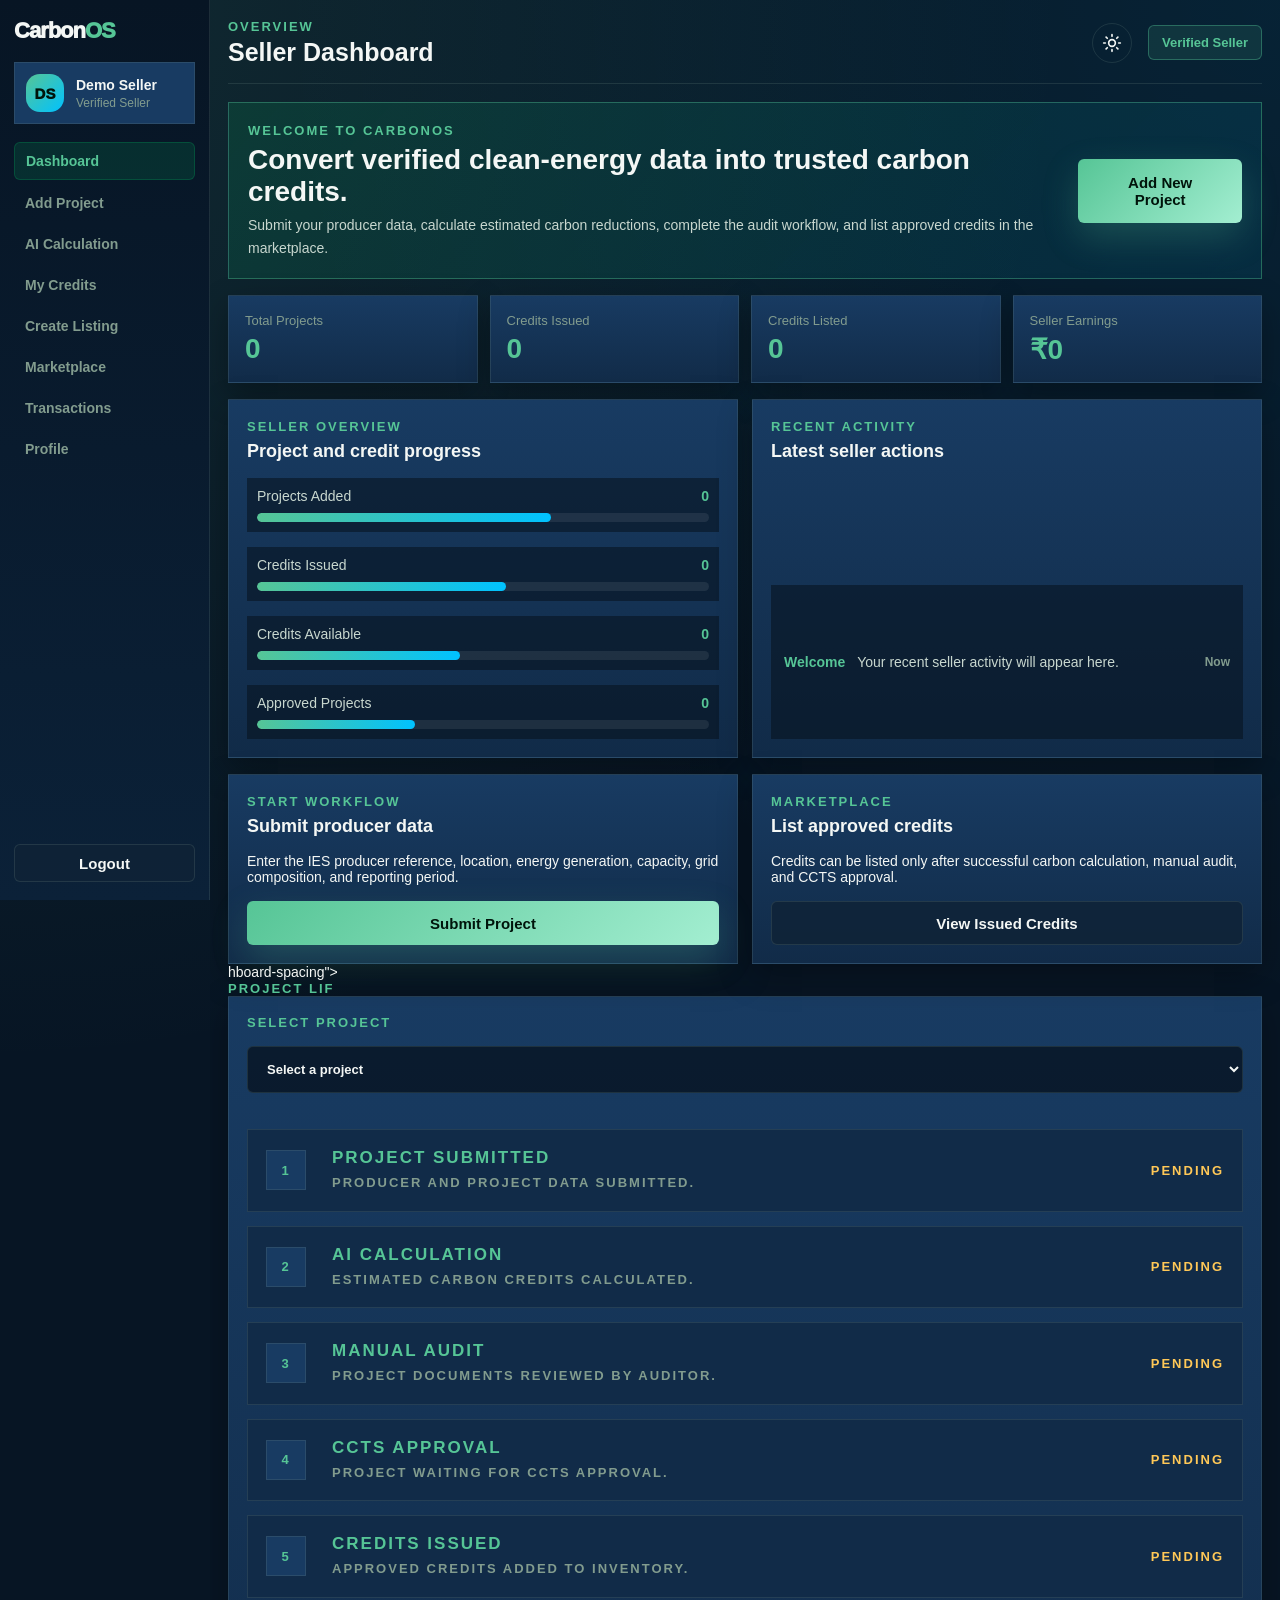
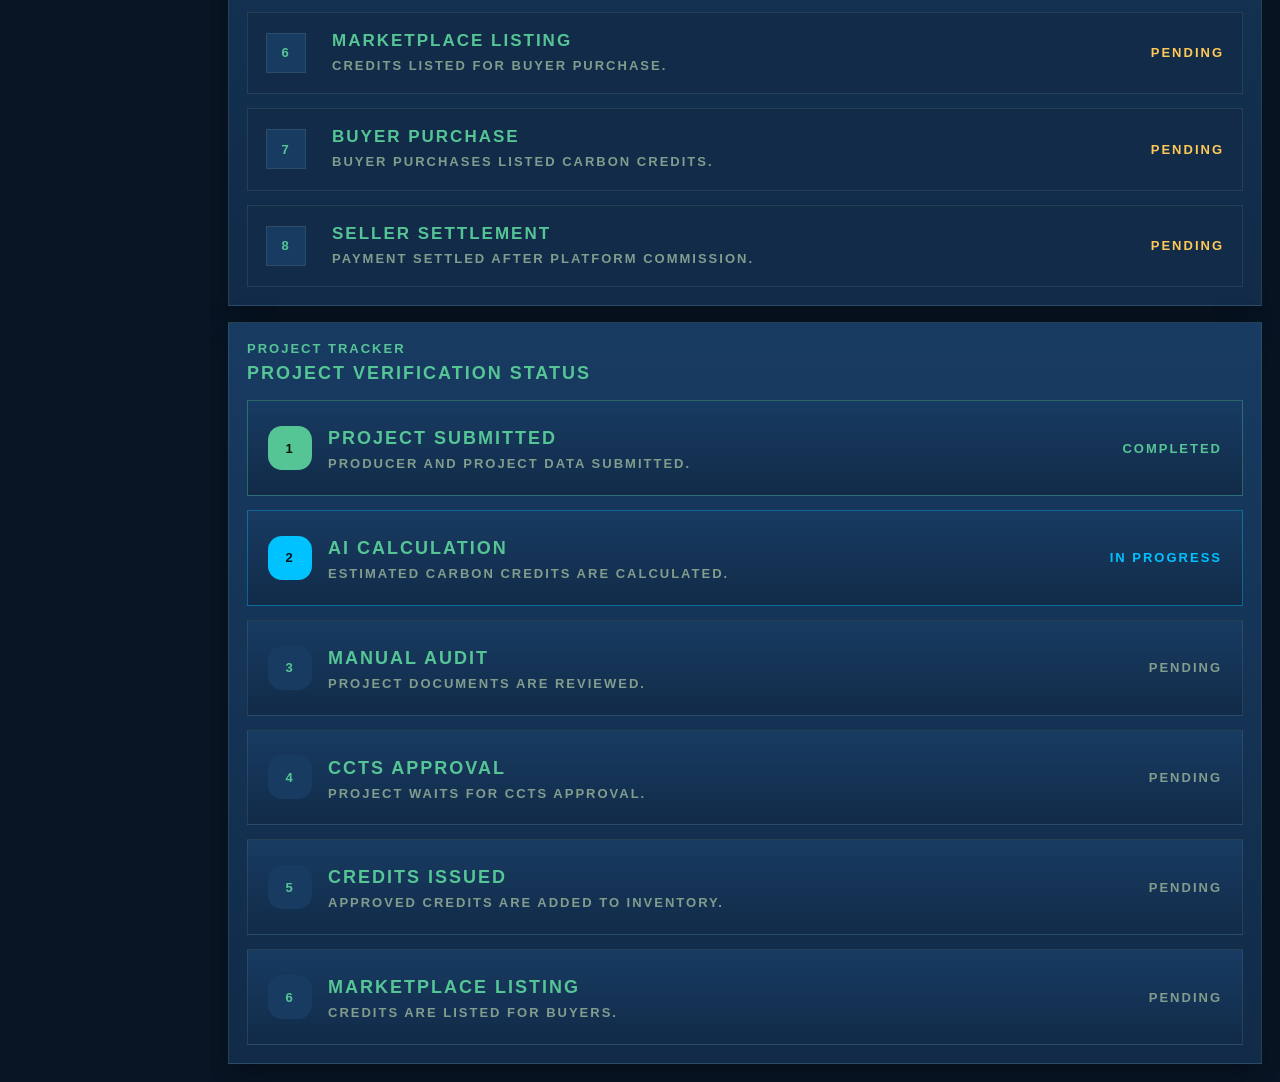
<file: seller.html>
<!DOCTYPE html>
<html lang="en">
<head>
  <meta charset="UTF-8" />
  <script>
    (function() {
      const savedTheme = localStorage.getItem('carbonOS_theme') || 'dark';
      document.documentElement.setAttribute('data-theme', savedTheme);
    })();
  </script>

  <meta
    name="viewport"
    content="width=device-width, initial-scale=1.0"
  />

  <meta
    name="description"
    content="CarbonOS seller dashboard for project submission, carbon-credit calculation, audit approval, and marketplace listing."
  />

  <title>CarbonOS | Seller Dashboard</title>

  <link
    rel="stylesheet"
    href="main.css"
  />

  <link
    rel="stylesheet"
    href="seller.css"
  />
</head>

<body>
  <div class="app">
    <!-- ===================================================
         SELLER SIDEBAR
    ==================================================== -->

    <aside class="sidebar">
      <a
        href="index.html"
        class="logo"
        aria-label="CarbonOS home"
      >
        Carbon<span>OS</span>
      </a>

      <div class="profile">
        <div
          class="avatar"
          data-user-initial
          data-seller-initial
        >
          KS
        </div>

        <div>
          <b data-user-name>
            Demo Seller
          </b>

          <span>
            Verified Seller
          </span>
        </div>
      </div>

      <nav
        class="side-nav"
        aria-label="Seller dashboard navigation"
      >
        <button
          type="button"
          class="side active"
          data-section="dashboardSection"
          data-title="Seller Dashboard"
          data-subtitle="Overview"
        >
          Dashboard
        </button>

        <button
          type="button"
          class="side"
          data-section="projectSection"
          data-title="Project Submission"
          data-subtitle="Add verified producer data"
        >
          Add Project
        </button>

        <button
          type="button"
          class="side"
          data-section="calculationSection"
          data-title="AI Credit Calculation"
          data-subtitle="Estimate carbon reductions"
        >
          AI Calculation
        </button>

        

        
          <button
  type="button"
  class="side"
  data-section="creditsSection"
  data-title="Issued Credits"
  data-subtitle="Manage approved inventory"
>
  My Credits
</button>

        <button
          type="button"
          class="side"
          data-section="listingSection"
          data-title="Create Listing"
          data-subtitle="List credits for buyers"
        >
          Create Listing
        </button>

        <button
          type="button"
          class="side"
          data-section="marketplaceSection"
          data-title="Marketplace Listings"
          data-subtitle="Manage active listings"
        >
          Marketplace
        </button>

        <button
          type="button"
          class="side"
          data-section="transactionSection"
          data-title="Seller Transactions"
          data-subtitle="Listings, sales, and earnings"
        >
          Transactions
        </button>

        <button
          type="button"
          class="side"
          data-section="profileSection"
          data-title="Seller Profile"
          data-subtitle="Account details"
        >
          Profile
        </button>
      </nav>

      <button
        type="button"
        class="btn ghost logout"
        data-logout
      >
        Logout
      </button>
    </aside>

    <!-- ===================================================
         SELLER MAIN CONTENT
    ==================================================== -->

    <main class="dash">
      <header class="dash-head">
        <div>
          <span id="dashboardSubtitle">
            Overview
          </span>

          <h1 id="dashboardTitle">
            Seller Dashboard
          </h1>
        </div>

        <div class="dash-head-actions">
          <button id="themeToggle" class="theme-toggle" aria-label="Toggle theme">
            <svg class="theme-toggle-sun" viewBox="0 0 24 24" fill="none" stroke="currentColor" stroke-width="2" stroke-linecap="round" stroke-linejoin="round">
              <circle cx="12" cy="12" r="4"></circle>
              <path d="M12 2v2M12 20v2M4.93 4.93l1.41 1.41M17.66 17.66l1.41 1.41M2 12h2M20 12h2M6.34 17.66l-1.41 1.41M19.07 4.93l-1.41 1.41"></path>
            </svg>
            <svg class="theme-toggle-moon" viewBox="0 0 24 24" fill="none" stroke="currentColor" stroke-width="2" stroke-linecap="round" stroke-linejoin="round">
              <path d="M12 3a6 6 0 0 0 9 9 9 9 0 1 1-9-9Z"></path>
            </svg>
          </button>
          <div class="verified">
            Verified Seller
          </div>
        </div>
      </header>

      <!-- =================================================
           DASHBOARD OVERVIEW
      ================================================== -->

      <section
        class="dash-section active"
        id="dashboardSection"
      >
        <div class="welcome">
          <div>
            <span>
              Welcome to CarbonOS
            </span>

            <h2>
              Convert verified clean-energy data
              into trusted carbon credits.
            </h2>

            <p>
              Submit your producer data, calculate
              estimated carbon reductions, complete
              the audit workflow, and list approved
              credits in the marketplace.
            </p>
          </div>

          <button
            type="button"
            class="btn primary large"
            onclick="openSellerSection('projectSection')"
          >
            Add New Project
          </button>
        </div>

        <div class="metrics">
          <article>
            <span>
              Total Projects
            </span>

            <b id="dashboardProjectCount">
              0
            </b>
          </article>

          <article>
            <span>
              Credits Issued
            </span>

            <b id="dashboardIssuedCredits">
              0
            </b>
          </article>

          <article>
            <span>
              Credits Listed
            </span>

            <b id="dashboardListedCredits">
              0
            </b>
          </article>

          <article>
            <span>
              Seller Earnings
            </span>

            <b id="dashboardSellerEarnings">
              ₹0
            </b>
          </article>
        </div>

        <div class="two-col dashboard-spacing">
          <article class="panel">
            <div class="panel-heading">
              <span>
                Seller Overview
              </span>

              <h3>
                Project and credit progress
              </h3>
            </div>

            <div class="progress-list">
              <div class="progress-item">
                <div class="progress-text">
                  <span>
                    Projects Added
                  </span>

                  <b id="totalProjects">
                    0
                  </b>
                </div>

                <div class="progress-track">
                  <span style="width: 65%;"></span>
                </div>
              </div>

              <div class="progress-item">
                <div class="progress-text">
                  <span>
                    Credits Issued
                  </span>

                  <b id="issuedCredits">
                    0
                  </b>
                </div>

                <div class="progress-track">
                  <span style="width: 55%;"></span>
                </div>
              </div>

              <div class="progress-item">
                <div class="progress-text">
                  <span>
                    Credits Available
                  </span>

                  <b id="availableCredits">
                    0
                  </b>
                </div>

                <div class="progress-track">
                  <span style="width: 45%;"></span>
                </div>
              </div>

              <div class="progress-item">
                <div class="progress-text">
                  <span>
                    Approved Projects
                  </span>

                  <b id="approvedProjectCount">
                    0
                  </b>
                </div>

                <div class="progress-track">
                  <span style="width: 35%;"></span>
                </div>
              </div>
            </div>
          </article>

          <article class="panel">
            <div class="panel-heading">
              <span>
                Recent Activity
              </span>

              <h3>
                Latest seller actions
              </h3>
            </div>

            <div
              class="activity-list"
              id="sellerActivityList"
            >
              <div>
                <span>
                  Welcome
                </span>

                <p>
                  Your listings and seller transactions
                  will appear here.
                </p>

                <b>
                  Now
                </b>
              </div>
            </div>
          </article>
        </div>

        <div class="two-col dashboard-spacing">
          <article class="panel">
            <div class="panel-heading">
              <span>
                Start Workflow
              </span>

              <h3>
                Submit producer data
              </h3>
            </div>

            <p>
              Enter the IES producer reference,
              location, energy generation, capacity,
              grid composition, and reporting period.
            </p>

            <button
              type="button"
              class="btn primary"
              onclick="openSellerSection('projectSection')"
            >
              Submit Project
            </button>
          </article>

          <article class="panel">
            <div class="panel-heading">
              <span>
                Marketplace
              </span>

              <h3>
                List approved credits
              </h3>
            </div>

            <p>
              Credits can be listed only after
              successful carbon calculation, manual
              audit, and CCTS approval.
            </p>

            <button
              type="button"
              class="btn ghost"
              onclick="openSellerSection('creditsSection')"
            >
              View Issued Credits
            </button>
          </article>
        </div>
        hboard-spacing">
  <div class="panel-heading">
    <span>Project Lif<div class="panel dasecycle</span>
    <h3>Project Verification and Transaction Cycle</h3>
  </div>

  <label for="dashboardProjectSelector">
    Select Project

    <select id="dashboardProjectSelector">
      <option value="">
        Select a project
      </option>
    </select>
  </label>

  <div
    class="audit-list"
    id="projectProcessCard"
    style="margin-top: 20px;"
  >
    <article>
      <b>1</b>

      <div>
        <h3>Project Submitted</h3>
        <p>Producer and project data submitted.</p>
      </div>

      <span>Pending</span>
    </article>

    <article>
      <b>2</b>

      <div>
        <h3>AI Calculation</h3>
        <p>Estimated carbon credits calculated.</p>
      </div>

      <span>Pending</span>
    </article>

    <article>
      <b>3</b>

      <div>
        <h3>Manual Audit</h3>
        <p>Project documents reviewed by auditor.</p>
      </div>

      <span>Pending</span>
    </article>

    <article>
      <b>4</b>

      <div>
        <h3>CCTS Approval</h3>
        <p>Project waiting for CCTS approval.</p>
      </div>

      <span>Pending</span>
    </article>

    <article>
      <b>5</b>

      <div>
        <h3>Credits Issued</h3>
        <p>Approved credits added to inventory.</p>
      </div>

      <span>Pending</span>
    </article>

    <article>
      <b>6</b>

      <div>
        <h3>Marketplace Listing</h3>
        <p>Credits listed for buyer purchase.</p>
      </div>

      <span>Pending</span>
    </article>

    <article>
      <b>7</b>

      <div>
        <h3>Buyer Purchase</h3>
        <p>Buyer purchases listed carbon credits.</p>
      </div>

      <span>Pending</span>
    </article>

    <article>
      <b>8</b>

      <div>
        <h3>Seller Settlement</h3>
        <p>Payment settled after platform commission.</p>
      </div>

      <span>Pending</span>
    </article>
  </div>
</div>
<div class="panel dashboard-spacing">
  <div class="panel-heading">
    <span>Project Tracker</span>
    <h3>Project Verification Status</h3>
  </div>

  <div class="audit-list">
    <article class="done">
      <b>1</b>

      <div>
        <h3>Project Submitted</h3>
        <p>Producer and project data submitted.</p>
      </div>

      <span>Completed</span>
    </article>

    <article class="current">
      <b>2</b>

      <div>
        <h3>AI Calculation</h3>
        <p>Estimated carbon credits are calculated.</p>
      </div>

      <span>In Progress</span>
    </article>

    <article>
      <b>3</b>

      <div>
        <h3>Manual Audit</h3>
        <p>Project documents are reviewed.</p>
      </div>

      <span>Pending</span>
    </article>

    <article>
      <b>4</b>

      <div>
        <h3>CCTS Approval</h3>
        <p>Project waits for CCTS approval.</p>
      </div>

      <span>Pending</span>
    </article>

    <article>
      <b>5</b>

      <div>
        <h3>Credits Issued</h3>
        <p>Approved credits are added to inventory.</p>
      </div>

      <span>Pending</span>
    </article>

    <article>
      <b>6</b>

      <div>
        <h3>Marketplace Listing</h3>
        <p>Credits are listed for buyers.</p>
      </div>

      <span>Pending</span>
    </article>
  </div>
</div>
      </section>

      <!-- =================================================
           PROJECT SUBMISSION SECTION
      ================================================== -->

      <section
        class="dash-section"
        id="projectSection"
      >
        <div class="welcome small">
          <div>
            <span>
              IES Producer Data
            </span>

            <h2>
              Submit a clean-energy project
            </h2>

            <p>
              Add verified producer and generation
              details before calculating carbon-credit
              eligibility.
            </p>
          </div>

          <div class="verified">
            Data Verification Required
          </div>
        </div>

        <div class="two-col">
          <!-- =============================================
               PROJECT FORM
          ============================================== -->

          <form
            class="panel"
            id="projectForm"
          >
            <div class="panel-heading">
              <span>
                Project Information
              </span>

              <h3>
                Producer and energy details
              </h3>
            </div>

            <div class="form-row">
              <label for="producerRefId">
                IES Producer Reference ID

                <input
                  type="text"
                  id="producerRefId"
                  name="producerRefId"
                  placeholder="Example: IES-DL-001"
                  required
                />
              </label>

              <label for="producerName">
                Producer Name

                <input
                  type="text"
                  id="producerName"
                  name="producerName"
                  placeholder="Registered producer name"
                  required
                />
              </label>
            </div>

            <label for="projectName">
              Project Name

              <input
                type="text"
                id="projectName"
                name="projectName"
                placeholder="Example: Delhi Rooftop Solar Project"
                required
              />
            </label>

            <div class="form-row">
              <label for="producerType">
                Producer Type

                <select
                  id="producerType"
                  name="producerType"
                  required
                >
                  <option value="">
                    Select project type
                  </option>

                  <option value="rooftop_solar">
                    Rooftop Solar
                  </option>

                  <option value="solar">
                    Solar Energy
                  </option>

                  <option value="msme_wind">
                    MSME Wind
                  </option>

                  <option value="wind">
                    Wind Energy
                  </option>

                  <option value="biomass">
                    Biomass Energy
                  </option>

                  <option value="hydro">
                    Hydro Energy
                  </option>

                  <option value="efficiency">
                    Energy Efficiency
                  </option>
                </select>
              </label>

              <label for="period">
                Reporting Period

                <input
                  type="text"
                  id="period"
                  name="period"
                  placeholder="Example: Q1-2026"
                  required
                />
              </label>
            </div>

            <div class="form-row">
              <label for="location">
                Location

                <input
                  type="text"
                  id="location"
                  name="location"
                  placeholder="City or district"
                  required
                />
              </label>

              <label for="state">
                State

                <select
                  id="state"
                  name="state"
                  required
                >
                  <option value="">
                    Select state
                  </option>

                  <option value="Delhi">
                    Delhi
                  </option>

                  <option value="Gujarat">
                    Gujarat
                  </option>

                  <option value="Haryana">
                    Haryana
                  </option>

                  <option value="Himachal Pradesh">
                    Himachal Pradesh
                  </option>

                  <option value="Karnataka">
                    Karnataka
                  </option>

                  <option value="Madhya Pradesh">
                    Madhya Pradesh
                  </option>

                  <option value="Maharashtra">
                    Maharashtra
                  </option>

                  <option value="Punjab">
                    Punjab
                  </option>

                  <option value="Rajasthan">
                    Rajasthan
                  </option>

                  <option value="Tamil Nadu">
                    Tamil Nadu
                  </option>

                  <option value="Uttar Pradesh">
                    Uttar Pradesh
                  </option>

                  <option value="Uttarakhand">
                    Uttarakhand
                  </option>

                  <option value="West Bengal">
                    West Bengal
                  </option>
                </select>
              </label>
            </div>

            <div class="form-row">
              <label for="capacityKw">
                Installed Capacity (kW)

                <input
                  type="number"
                  id="capacityKw"
                  name="capacityKw"
                  placeholder="Example: 500"
                  min="0"
                  step="0.01"
                  required
                />
              </label>

              <label for="energyGeneratedKwh">
                Energy Generated (kWh)

                <input
                  type="number"
                  id="energyGeneratedKwh"
                  name="energyGeneratedKwh"
                  placeholder="Example: 250000"
                  min="0"
                  step="0.01"
                  required
                />
              </label>
            </div>

            <div class="form-row">
              <label for="gridFossilPercent">
                Grid Fossil Percentage

                <input
                  type="number"
                  id="gridFossilPercent"
                  name="gridFossilPercent"
                  placeholder="Example: 70"
                  min="0"
                  max="100"
                  step="0.01"
                  required
                />
              </label>

              <label for="gridRenewablePercent">
                Grid Renewable Percentage

                <input
                  type="number"
                  id="gridRenewablePercent"
                  name="gridRenewablePercent"
                  placeholder="Example: 30"
                  min="0"
                  max="100"
                  step="0.01"
                  required
                />
              </label>
            </div>

            <label for="methodology">
              Calculation Methodology

              <select
                id="methodology"
                name="methodology"
              >
                <option value="Grid Displacement Method">
                  Grid Displacement Method
                </option>

                <option value="Renewable Energy Generation">
                  Renewable Energy Generation
                </option>

                <option value="Industrial Energy Efficiency">
                  Industrial Energy Efficiency
                </option>

                <option value="Biomass Avoidance Method">
                  Biomass Avoidance Method
                </option>
              </select>
            </label>

            <div class="upload-section">
              <label for="projectDocument">
                Supporting Project Document

                <input
                  type="file"
                  id="projectDocument"
                  name="projectDocument"
                  accept=".pdf,.doc,.docx,.xls,.xlsx,.csv,.jpg,.jpeg,.png"
                />
              </label>

              <p>
                Upload generation records, invoices,
                meter data, IES evidence, or project
                verification documents.
              </p>
            </div>

            <p
              class="msg"
              id="projectFormMessage"
              aria-live="polite"
            ></p>

            <button
              type="submit"
              class="btn primary full"
            >
              Save and Calculate Credits
            </button>
          </form>

          <!-- =============================================
               DATA REQUIREMENTS
          ============================================== -->

          <article class="panel">
            <div class="panel-heading">
              <span>
                Submission Checklist
              </span>

              <h3>
                Required project evidence
              </h3>
            </div>

            <div class="progress-list">
              <div class="progress-item">
                <div class="progress-text">
                  <span>
                    IES Producer Record
                  </span>

                  <b>
                    Required
                  </b>
                </div>

                <p
                  style="
                    color: var(--muted);
                    line-height: 1.6;
                  "
                >
                  The producer reference should match
                  the verified IES data record.
                </p>
              </div>

              <div class="progress-item">
                <div class="progress-text">
                  <span>
                    Energy Generation
                  </span>

                  <b>
                    Required
                  </b>
                </div>

                <p
                  style="
                    color: var(--muted);
                    line-height: 1.6;
                  "
                >
                  Enter the energy generated during
                  the selected reporting period.
                </p>
              </div>

              <div class="progress-item">
                <div class="progress-text">
                  <span>
                    Grid Composition
                  </span>

                  <b>
                    Required
                  </b>
                </div>

                <p
                  style="
                    color: var(--muted);
                    line-height: 1.6;
                  "
                >
                  Fossil and renewable percentages
                  help calculate displaced emissions.
                </p>
              </div>

              <div class="progress-item">
                <div class="progress-text">
                  <span>
                    Supporting Evidence
                  </span>

                  <b>
                    Recommended
                  </b>
                </div>

                <p
                  style="
                    color: var(--muted);
                    line-height: 1.6;
                  "
                >
                  Documents improve the calculation
                  confidence score and support audit.
                </p>
              </div>
            </div>

            <div class="credit-info">
              <div>
                <span>
                  Calculation Unit
                </span>

                <b>
                  tCO₂e
                </b>
              </div>

              <div>
                <span>
                  Credit Conversion
                </span>

                <b>
                  1 Credit = 1 tCO₂e
                </b>
              </div>

              <div>
                <span>
                  Verification
                </span>

                <b>
                  Manual Audit
                </b>
              </div>

              <div>
                <span>
                  Final Approval
                </span>

                <b>
                  CCTS Workflow
                </b>
              </div>
            </div>
          </article>
        </div>

        <!-- ===============================================
             PROJECT TABLE
        ================================================ -->

        <div class="table-wrap dashboard-spacing">
          <table>
            <thead>
              <tr>
                <th>
                  IES Reference
                </th>

                <th>
                  Project
                </th>

                <th>
                  Type
                </th>

                <th>
                  State
                </th>

                <th>
                  Energy
                </th>

                <th>
                  Credits
                </th>

                <th>
                  Status
                </th>

                <th>
                  Action
                </th>
              </tr>
            </thead>

            <tbody id="projectTableBody">
              <tr>
                <td colspan="8">
                  No projects submitted yet.
                </td>
              </tr>
            </tbody>
          </table>
        </div>
      </section>

      <!-- =================================================
           AI CALCULATION SECTION
      ================================================== -->

      <section
        class="dash-section"
        id="calculationSection"
      >
        <div class="welcome small">
          <div>
            <span>
              AI-Assisted Estimation
            </span>

            <h2>
              Calculate estimated carbon credits
            </h2>

            <p>
              The calculation uses energy generation,
              grid-emission factors, fossil displacement,
              leakage, and uncertainty deductions.
            </p>
          </div>

          <div class="verified">
            Preliminary Estimate
          </div>
        </div>

        <div class="two-col">
          <article class="panel">
            <div class="panel-heading">
              <span>
                Project Selection
              </span>

              <h3>
                Select a saved project
              </h3>
            </div>

            <label for="calculationProject">
              Project

              <select id="calculationProject">
                <option value="">
                  Select a project
                </option>
              </select>
            </label>

            <button
              type="button"
              class="btn primary full"
              id="calculateCreditsButton"
            >
              Run AI Credit Calculation
            </button>

            <div class="credit-info">
              <div>
                <span>
                  Emission Factor
                </span>

                <b id="gridEmissionFactor">
                  0.00 kg CO₂e/kWh
                </b>
              </div>

              <div>
                <span>
                  Confidence Score
                </span>

                <b id="confidenceScore">
                  0%
                </b>
              </div>
            </div>

            <div class="progress-track">
              <span
                id="confidenceBar"
                style="width: 0%;"
              ></span>
            </div>

            <p
              style="
                color: var(--muted);
                line-height: 1.7;
              "
            >
              This is a prototype estimate. Final
              issuance depends on document review,
              manual audit, and applicable CCTS rules.
            </p>
          </article>

          <article class="panel result-card">
            <span>
              Estimated Carbon Credits
            </span>

            <b id="calculatedCredits">
              0
            </b>

            <p>
              Credits calculated for
              <strong id="calculationProjectName">
                the selected project
              </strong>
            </p>

            <div class="breakdown">
              <div>
                <span>
                  Gross Avoided Emissions
                </span>

                <b id="grossEmissions">
                  0.00 tCO₂e
                </b>
              </div>

              <div>
                <span>
                  Fossil Energy Displaced
                </span>

                <b id="fossilDisplaced">
                  0 kWh
                </b>
              </div>

              <div>
                <span>
                  Leakage Deduction
                </span>

                <b id="leakageDeduction">
                  0.00 tCO₂e
                </b>
              </div>

              <div>
                <span>
                  Uncertainty Deduction
                </span>

                <b id="uncertaintyDeduction">
                  0.00 tCO₂e
                </b>
              </div>

              <div>
                <span>
                  Net Carbon Reduction
                </span>

                <b id="netCarbonReduction">
                  0.00 tCO₂e
                </b>
              </div>
            </div>
          </article>
        </div>
      </section>

      <!-- =================================================
           AUDIT AND CCTS SECTION
      ================================================== -->

      <section
        class="dash-section"
        id="auditSection"
      >
        <div class="welcome small">
          <div>
            <span>
              Verification Workflow
            </span>

            <h2>
              Complete manual audit and CCTS approval
            </h2>

            <p>
              Credits can be issued only after
              project evidence and calculations are
              reviewed and approved.
            </p>
          </div>

          <div class="verified">
            Controlled Issuance
          </div>
        </div>

        <div class="two-col">
          <form
            class="panel"
            id="auditSubmissionForm"
          >
            <div class="panel-heading">
              <span>
                Audit Submission
              </span>

              <h3>
                Select a calculated project
              </h3>
            </div>

            <label for="auditProject">
              Project

              <select
                id="auditProject"
                required
              >
                <option value="">
                  Select a project
                </option>
              </select>
            </label>

            <div class="upload-section">
              <label for="auditDocument">
                Audit Supporting Document

                <input
                  type="file"
                  id="auditDocument"
                  name="auditDocument"
                  accept=".pdf,.doc,.docx,.xls,.xlsx,.jpg,.jpeg,.png"
                />
              </label>

              <p>
                Upload the calculation report, generation
                records, methodology evidence, or auditor
                documentation.
              </p>
            </div>

            <button
              type="submit"
              class="btn primary full"
            >
              Submit Project for Audit
            </button>
          </form>

          <article class="panel">
            <div class="panel-heading">
              <span>
                Approval Stages
              </span>

              <h3>
                Credit issuance workflow
              </h3>
            </div>

            <div class="progress-list">
              <div class="progress-item">
                <div class="progress-text">
                  <span>
                    1. AI Calculation
                  </span>

                  <b>
                    Preliminary
                  </b>
                </div>

                <p
                  style="
                    color: var(--muted);
                    line-height: 1.6;
                  "
                >
                  Estimated credits are calculated from
                  verified energy and grid data.
                </p>
              </div>

              <div class="progress-item">
                <div class="progress-text">
                  <span>
                    2. Manual Audit
                  </span>

                  <b>
                    Verification
                  </b>
                </div>

                <p
                  style="
                    color: var(--muted);
                    line-height: 1.6;
                  "
                >
                  Project evidence and methodology are
                  reviewed by an independent auditor.
                </p>
              </div>

              <div class="progress-item">
                <div class="progress-text">
                  <span>
                    3. CCTS Approval
                  </span>

                  <b>
                    Authorization
                  </b>
                </div>

                <p
                  style="
                    color: var(--muted);
                    line-height: 1.6;
                  "
                >
                  Approved projects enter the applicable
                  credit issuance and registry workflow.
                </p>
              </div>

              <div class="progress-item">
                <div class="progress-text">
                  <span>
                    4. Credit Issuance
                  </span>

                  <b>
                    Marketplace Ready
                  </b>
                </div>

                <p
                  style="
                    color: var(--muted);
                    line-height: 1.6;
                  "
                >
                  Issued credits receive unique IDs,
                  vintage details, and certificates.
                </p>
              </div>
            </div>
          </article>
        </div>

        <div
          class="audit-list dashboard-spacing"
          id="auditList"
        >
          <div class="panel">
            <h3>
              No audit records
            </h3>

            <p>
              Add and calculate a project before
              beginning the verification workflow.
            </p>
          </div>
        </div>
      </section>

      <!-- =================================================
           ISSUED CREDITS SECTION START
           Continue from here in Part B
      ================================================== -->

      <section
        class="dash-section"
        id="creditsSection"
      >
        <div class="welcome small">
          <div>
            <span>
              Approved Inventory
            </span>

            <h2>
              Manage issued carbon credits
            </h2>

            <p>
              View total issued, available, listed,
              sold, and certified project credits.
            </p>
          </div>

          <button
            type="button"
            class="btn primary"
            onclick="openSellerSection('listingSection')"
          >
            Create Listing
          </button>
        </div>

        <div class="metrics">
          <article>
            <span>
              Total Issued
            </span>

            <b id="issuedCredits">
              0
            </b>
          </article>

          <article>
            <span>
              Available
            </span>

            <b id="availableCredits">
              0
            </b>
          </article>

          <article>
            <span>
              Listed
            </span>

            <b id="listedCredits">
              0
            </b>
          </article>

          <article>
            <span>
              Sold
            </span>

            <b id="soldCredits">
              0
            </b>
          </article>
        </div>

        <div
          class="two-col dashboard-spacing"
          id="sellerCreditGrid"
        >
          <!-- Issued credit cards generated by seller.js -->
        </div>
                <div class="table-wrap dashboard-spacing">
          <table>
            <thead>
              <tr>
                <th>Credit ID</th>
                <th>Project</th>
                <th>Total Issued</th>
                <th>Available</th>
                <th>Listed</th>
                <th>Sold</th>
                <th>Vintage</th>
                <th>Status</th>
                <th>Action</th>
              </tr>
            </thead>

            <tbody id="sellerCreditTableBody">
              <tr>
                <td colspan="9">
                  No credits issued yet.
                </td>
              </tr>
            </tbody>
          </table>
        </div>
      </section>

      <!-- =================================================
           CREATE LISTING SECTION
      ================================================== -->

      <section
        class="dash-section"
        id="listingSection"
      >
        <div class="welcome small">
          <div>
            <span>Marketplace Listing</span>

            <h2>
              List your approved carbon credits
            </h2>

            <p>
              Select issued credits, enter the listing
              quantity, and set a price per credit.
            </p>
          </div>

          <div class="verified">
            CCTS Approved Only
          </div>
        </div>

        <div class="two-col">
          <form
            class="panel"
            id="listingForm"
          >
            <div class="panel-heading">
              <span>Listing Details</span>

              <h3>
                Create a marketplace listing
              </h3>
            </div>

            <label for="listingCredit">
              Issued Credit

              <select
                id="listingCredit"
                name="listingCredit"
                required
              >
                <option value="">
                  Select issued credit
                </option>
              </select>
            </label>

            <div class="credit-info">
              <div>
                <span>Project</span>

                <b id="listingProjectName">
                  Select a credit
                </b>
              </div>

              <div>
                <span>Credit ID</span>

                <b id="listingCreditId">
                  -
                </b>
              </div>

              <div>
                <span>Available</span>

                <b id="listingAvailableCredits">
                  0 Credits
                </b>
              </div>

              <div>
                <span>Verification</span>

                <b>
                  CCTS Approved
                </b>
              </div>
            </div>

            <div class="form-row">
              <label for="listingQuantity">
                Listing Quantity

                <input
                  type="number"
                  id="listingQuantity"
                  name="listingQuantity"
                  min="1"
                  value="1"
                  required
                />
              </label>

              <label for="listingPrice">
                Price per Credit

                <input
                  type="number"
                  id="listingPrice"
                  name="listingPrice"
                  min="1"
                  step="0.01"
                  value="750"
                  required
                />
              </label>
            </div>

            <p
              class="msg"
              id="listingMessage"
              aria-live="polite"
            ></p>

            <button
              type="submit"
              class="btn primary full"
            >
              List Credits on Marketplace
            </button>
          </form>

          <article class="listing-preview">
            <div class="credit-top">
              <span
                class="pill"
                id="previewProjectType"
              >
                Project Type
              </span>

              <small id="previewCreditId">
                KC-CREDIT
              </small>
            </div>

            <h3 id="previewProjectName">
              Select a project
            </h3>

            <p id="previewLocation">
              Project Location
            </p>

            <div class="credit-info">
              <div>
                <span>Quantity</span>

                <b id="previewQuantity">
                  0 Credits
                </b>
              </div>

              <div>
                <span>Price</span>

                <b id="previewPrice">
                  ₹0
                </b>
              </div>

              <div>
                <span>Listing Value</span>

                <b id="previewListingValue">
                  ₹0
                </b>
              </div>

              <div>
                <span>Verification</span>

                <b>
                  CCTS Approved
                </b>
              </div>
            </div>

            <div
              class="barcode"
              aria-label="Listing verification barcode"
            ></div>

            <button
              type="button"
              class="btn ghost"
              disabled
            >
              Marketplace Preview
            </button>
          </article>
        </div>
      </section>

      <!-- =================================================
           MARKETPLACE LISTINGS SECTION
      ================================================== -->

      <section
        class="dash-section"
        id="marketplaceSection"
      >
        <div class="welcome small">
          <div>
            <span>Active Listings</span>

            <h2>
              Manage your marketplace inventory
            </h2>

            <p>
              Review active listings, available
              quantities, pricing, and listing value.
            </p>
          </div>

          <button
            type="button"
            class="btn primary"
            onclick="openSellerSection('listingSection')"
          >
            Create New Listing
          </button>
        </div>

        <div
          class="two-col"
          id="sellerListingGrid"
        >
          <div class="panel">
            <h3>
              No marketplace listings
            </h3>

            <p>
              List issued credits to make them
              available to buyers.
            </p>
          </div>
        </div>

        <div class="table-wrap dashboard-spacing">
          <table>
            <thead>
              <tr>
                <th>Listing ID</th>
                <th>Project</th>
                <th>Listed</th>
                <th>Available</th>
                <th>Price</th>
                <th>Listing Value</th>
                <th>Status</th>
                <th>Action</th>
              </tr>
            </thead>

            <tbody id="sellerListingTableBody">
              <tr>
                <td colspan="8">
                  No active listings available.
                </td>
              </tr>
            </tbody>
          </table>
        </div>
      </section>

      <!-- =================================================
           SELLER TRANSACTIONS SECTION
      ================================================== -->

      <section
        class="dash-section"
        id="transactionSection"
      >
        <div class="welcome small">
          <div>
            <span>Transaction Records</span>

            <h2>
              Review listings, sales, and earnings
            </h2>

            <p>
              Every seller action is recorded with a
              unique transaction reference.
            </p>
          </div>

          <div class="verified">
            Traceable Records
          </div>
        </div>

        <div class="metrics">
          <article>
            <span>Listed Credits</span>

            <b id="listedCredits">
              0
            </b>
          </article>

          <article>
            <span>Sold Credits</span>

            <b id="soldCredits">
              0
            </b>
          </article>

          <article>
            <span>Seller Earnings</span>

            <b id="sellerEarnings">
              ₹0
            </b>
          </article>

          <article>
            <span>Approved Projects</span>

            <b id="approvedProjectCount">
              0
            </b>
          </article>
        </div>

        <div class="table-wrap dashboard-spacing">
          <table>
            <thead>
              <tr>
                <th>Transaction ID</th>
                <th>Date</th>
                <th>Type</th>
                <th>Project</th>
                <th>Quantity</th>
                <th>Amount</th>
                <th>Status</th>
              </tr>
            </thead>

            <tbody id="sellerTransactionTableBody">
              <tr>
                <td colspan="7">
                  No seller transactions available.
                </td>
              </tr>
            </tbody>
          </table>
        </div>
      </section>

      <!-- =================================================
           SELLER PROFILE SECTION
      ================================================== -->

      <section
        class="dash-section"
        id="profileSection"
      >
        <div class="welcome small">
          <div>
            <span>Seller Account</span>

            <h2>
              Account and verification details
            </h2>

            <p>
              Review your seller identity, role,
              marketplace access, and account status.
            </p>
          </div>

          <div class="verified">
            Verified Seller
          </div>
        </div>

        <div class="profile-grid">
          <article>
            <span>Seller Name</span>

            <b id="profileSellerName">
              Demo Seller
            </b>
          </article>

          <article>
            <span>Email Address</span>

            <b id="profileSellerEmail">
              seller@karboncred.in
            </b>
          </article>

          <article>
            <span>Account Role</span>

            <b id="profileSellerRole">
              Seller
            </b>
          </article>

          <article>
            <span>Seller ID</span>

            <b id="profileSellerId">
              DEMO-SELLER
            </b>
          </article>

          <article>
            <span>Verification Status</span>

            <b id="profileSellerVerification">
              Verified
            </b>
          </article>

          <article>
            <span>Project Access</span>

            <b>
              Enabled
            </b>
          </article>

          <article>
            <span>Marketplace Access</span>

            <b>
              Active
            </b>
          </article>

          <article>
            <span>Credit Issuance</span>

            <b>
              Audit Required
            </b>
          </article>
        </div>

        <div class="two-col dashboard-spacing">
          <article class="panel">
            <div class="panel-heading">
              <span>Seller Workflow</span>

              <h3>
                Account permissions
              </h3>
            </div>

            <div class="credit-info">
              <div>
                <span>Project Submission</span>
                <b>Enabled</b>
              </div>

              <div>
                <span>AI Calculation</span>
                <b>Enabled</b>
              </div>

              <div>
                <span>Audit Submission</span>
                <b>Enabled</b>
              </div>

              <div>
                <span>Marketplace Listing</span>
                <b>After Approval</b>
              </div>
            </div>
          </article>

          <article class="panel">
            <div class="panel-heading">
              <span>Account Actions</span>

              <h3>
                Manage your session
              </h3>
            </div>

            <p>
              Logging out removes your active session
              from this browser. Prototype project and
              listing data remains saved locally.
            </p>

            <button
              type="button"
              class="btn ghost logout"
              data-logout
            >
              Logout from Seller Dashboard
            </button>
          </article>
        </div>
      </section>
    </main>
  </div>

  <!-- =====================================================
       JAVASCRIPT
  ====================================================== -->

  <script src="main.js"></script>
  <script src="seller.js"></script>
</body>
</html>
</file>
<file: main.css>
/* =========================================================
   KARBONCRED COMMON STYLES
   Used by:
   index.html
   auth.html
   buyer.html
   seller.html
========================================================= */

:root {
  --primary: #56c596;
  --primary-dark: #3a9f73;
  --primary-light: #a3eed1;
  --primary-soft: rgba(86, 197, 150, 0.12);

  --cyan: #00c2ff;
  --cyan-soft: rgba(0, 194, 255, 0.12);

  --background: #071524;
  --background-light: #0b2138;

  --surface: #112b48;
  --surface-light: #183b62;
  --surface-hover: #1e4672;

  --text: #f4f7f5;
  --text-soft: #c8d7cf;
  --muted: #829c8e;

  --border: rgba(130, 156, 142, 0.18);
  --border-green: rgba(86, 197, 150, 0.38);
  --border-cyan: rgba(0, 194, 255, 0.38);

  --success: #56c596;
  --warning: #ffc857;
  --danger: #ff5f6d;

  --shadow: 0 20px 60px rgba(0, 0, 0, 0.45);
  --shadow-soft: 0 12px 32px rgba(0, 0, 0, 0.3);

  --container: 1180px;

  /* Theme-specific complex styles */
  --bg-gradient: radial-gradient(circle at top left, rgba(86, 197, 150, 0.12), transparent 36%), radial-gradient(circle at top right, rgba(0, 194, 255, 0.08), transparent 34%), var(--background);
  --sidebar-bg: linear-gradient(180deg, #071524 0%, #0b2138 100%);
  --card-step-bg: linear-gradient(135deg, #112b48 0%, #183b62 50%, #112b48 100%);
  --process-bg: radial-gradient(circle at top, rgba(86, 197, 150, 0.1), transparent 32%), linear-gradient(135deg, #071524, #0b2138);
  --footer-bg: linear-gradient(180deg, #050e18, #02080f);
  --btn-primary-shadow: 0 14px 36px rgba(86, 197, 150, 0.24);
}

[data-theme="light"] {
  --primary: #1c8f56;
  --primary-dark: #13633c;
  --primary-light: #a7f3d0;
  --primary-soft: rgba(28, 143, 86, 0.12);

  --cyan: #0074b3;
  --cyan-soft: rgba(0, 116, 179, 0.12);

  --background: #f9f8f4;
  --background-light: #f0eee4;

  --surface: #ffffff;
  --surface-light: #f4f2e8;
  --surface-hover: #ebe8dc;

  --text: #162e21;
  --text-soft: #32523f;
  --muted: #6a7e72;

  --border: rgba(22, 46, 33, 0.12);
  --border-green: rgba(28, 143, 86, 0.38);
  --border-cyan: rgba(0, 116, 179, 0.38);

  --success: #1c8f56;
  --warning: #b27b00;
  --danger: #b91c1c;

  --shadow: 0 20px 60px rgba(22, 46, 33, 0.08);
  --shadow-soft: 0 12px 32px rgba(22, 46, 33, 0.05);

  --bg-gradient: radial-gradient(circle at top left, rgba(28, 143, 86, 0.08), transparent 36%), radial-gradient(circle at top right, rgba(0, 116, 179, 0.06), transparent 34%), var(--background);
  --sidebar-bg: linear-gradient(180deg, #f0eee4 0%, #f9f8f4 100%);
  --card-step-bg: linear-gradient(135deg, #ffffff 0%, #f4f2e8 50%, #ffffff 100%);
  --process-bg: radial-gradient(circle at top, rgba(28, 143, 86, 0.06), transparent 32%), linear-gradient(135deg, #f0eee4, #f9f8f4);
  --footer-bg: linear-gradient(180deg, #f0eee4, #ebe8dc);
  --btn-primary-shadow: 0 14px 36px rgba(28, 143, 86, 0.2);
}

/* =========================================================
   RESET
========================================================= */

* {
  margin: 0;
  padding: 0;
  box-sizing: border-box;
}

html {
  scroll-behavior: smooth;
}

body {
  min-height: 100vh;

  font-family:
    Inter,
    "Segoe UI",
    Arial,
    sans-serif;

  color: var(--text);

  background: var(--bg-gradient);

  overflow-x: hidden;
}

a {
  color: inherit;
  text-decoration: none;
}

button,
input,
select,
textarea {
  font: inherit;
}

button {
  border: none;
  cursor: pointer;
}

input,
select,
textarea {
  color-scheme: dark;
}

ul {
  list-style: none;
}

img {
  display: block;
  max-width: 100%;
}

::selection {
  color: #00140b;
  background: var(--primary);
}

/* =========================================================
   COMMON HELPERS
========================================================= */

.container {
  width: 100%;
  max-width: var(--container);
  margin: 0 auto;
  padding: 0 24px;
}

.full {
  width: 100%;
}

.hidden {
  display: none !important;
}

.green-text {
  color: var(--primary) !important;
}

.msg {
  min-height: 22px;

  color: var(--primary);

  font-size: 14px;
  font-weight: 800;
}

/* =========================================================
   COMMON BUTTONS
========================================================= */

.btn {
  display: inline-flex;
  align-items: center;
  justify-content: center;
  gap: 8px;

  min-height: 44px;
  padding: 12px 20px;

  border-radius: 14px;

  font-size: 15px;
  font-weight: 900;

  transition:
    transform 0.25s ease,
    box-shadow 0.25s ease,
    border-color 0.25s ease,
    color 0.25s ease,
    background 0.25s ease;
}

.btn:hover {
  transform: translateY(-3px);
}

.btn:active {
  transform: translateY(-1px);
}

.btn.primary {
  color: #00140b;

  background:
    linear-gradient(
      135deg,
      var(--primary),
      var(--primary-light)
    );

  box-shadow:
    var(--btn-primary-shadow);
}

.btn.primary:hover {
  box-shadow:
    0 18px 44px rgba(0, 210, 106, 0.34);
}

.btn.ghost {
  color: var(--text);

  background:
    rgba(16, 35, 55, 0.86);

  border:
    1px solid var(--border);
}

.btn.ghost:hover {
  color: var(--primary);

  border-color: var(--primary);

  background:
    rgba(0, 210, 106, 0.08);
}

.btn.large {
  min-height: 50px;

  padding: 15px 26px;

  border-radius: 16px;
}

/* =========================================================
   LOGO
========================================================= */

.logo {
  display: inline-flex;
  align-items: center;

  color: var(--text);

  font-size: 27px;
  font-weight: 950;
  letter-spacing: -1px;
}

.logo span {
  color: var(--primary);
}

/* =========================================================
   COMMON HEADER
========================================================= */

.header {
  position: sticky;
  top: 0;
  z-index: 1000;

  background:
    rgba(6, 17, 29, 0.9);

  backdrop-filter: blur(20px);

  border-bottom:
    1px solid var(--border);
}

.nav {
  min-height: 82px;

  display: flex;
  align-items: center;
  justify-content: space-between;
  gap: 24px;
}

.nav-links,
.nav-actions {
  display: flex;
  align-items: center;
  gap: 22px;
}

.nav-links a {
  position: relative;

  color: var(--muted);

  font-size: 15px;
  font-weight: 800;

  transition:
    color 0.25s ease;
}

.nav-links a::after {
  content: "";

  position: absolute;
  left: 0;
  bottom: -8px;

  width: 0;
  height: 2px;

  border-radius: 999px;

  background: var(--primary);

  transition:
    width 0.25s ease;
}

.nav-links a:hover,
.nav-links a.active {
  color: var(--text);
}

.nav-links a:hover::after,
.nav-links a.active::after {
  width: 100%;
}

/* =========================================================
   COMMON FORM STYLES
========================================================= */

label {
  display: grid;
  gap: 8px;

  color: var(--text);

  font-size: 14px;
  font-weight: 800;
}

input,
select,
textarea {
  width: 100%;

  padding: 14px 15px;

  border:
    1px solid var(--border);

  border-radius: 14px;

  outline: none;

  color: var(--text);

  background:
    rgba(6, 17, 29, 0.74);

  transition:
    border-color 0.25s ease,
    box-shadow 0.25s ease,
    background 0.25s ease;
}

input:focus,
select:focus,
textarea:focus {
  border-color: var(--primary);

  box-shadow:
    0 0 0 4px rgba(0, 210, 106, 0.12);

  background:
    rgba(10, 25, 40, 0.96);
}

input::placeholder,
textarea::placeholder {
  color: #6f8396;
}

textarea {
  min-height: 120px;
  resize: vertical;
}

.form-row {
  display: grid;
  grid-template-columns:
    1fr 1fr;

  gap: 14px;
}

/* =========================================================
   COMMON PANEL
========================================================= */

.panel {
  display: grid;
  gap: 16px;

  padding: 24px;

  border:
    1px solid var(--border);

  border-radius: 26px;

  background:
    linear-gradient(
      180deg,
      var(--surface-light),
      var(--surface)
    );

  box-shadow:
    var(--shadow-soft);
}

.panel-heading span {
  color: var(--primary);

  font-size: 13px;
  font-weight: 900;
  letter-spacing: 2px;
  text-transform: uppercase;
}

.panel-heading h3 {
  margin-top: 7px;
}

/* =========================================================
   HOME PAGE
========================================================= */

.hero {
  min-height:
    calc(100vh - 82px);

  display: flex;
  align-items: center;

  padding: 90px 0;
}

.hero-grid {
  display: grid;
  grid-template-columns:
    1.05fr 0.95fr;

  align-items: center;
  gap: 70px;
}

.badge {
  display: inline-flex;
  align-items: center;

  padding: 10px 16px;
  margin-bottom: 24px;

  border:
    1px solid var(--border-green);

  border-radius: 999px;

  color: var(--primary);

  background:
    var(--primary-soft);

  font-size: 14px;
  font-weight: 900;
}

.hero h1,
.auth-info h1 {
  margin-bottom: 26px;

  font-size:
    clamp(44px, 6vw, 78px);

  line-height: 0.98;
  letter-spacing: -4px;
}

.hero p,
.auth-info > p {
  color: var(--text-soft);

  font-size: 18px;
  line-height: 1.8;
}

.hero-actions {
  display: flex;
  flex-wrap: wrap;
  gap: 16px;

  margin: 34px 0;
}

.stats {
  display: flex;
  flex-wrap: wrap;
  gap: 16px;
}

.stats > div {
  min-width: 145px;

  padding: 16px 18px;

  border-radius: 18px;

  background:
    linear-gradient(
      180deg,
      var(--surface-light),
      var(--surface)
    );

  border:
    1px solid var(--border);

  box-shadow:
    var(--shadow-soft);
}

.stats b,
.stats span {
  display: block;
}

.stats b {
  color: var(--primary);

  font-size: 26px;
}

.stats span {
  margin-top: 4px;

  color: var(--muted);

  font-size: 13px;
  font-weight: 700;
}

/* =========================================================
   HOME PIPELINE
========================================================= */

.pipeline-card {
  overflow: hidden;

  border:
    1px solid var(--border);

  border-radius: 34px;

  background:
    linear-gradient(
      180deg,
      var(--surface-light),
      var(--surface)
    );

  box-shadow:
    var(--shadow);
}

.card-head {
  display: flex;
  align-items: center;
  gap: 7px;

  padding: 16px 20px;

  background:
    rgba(4, 12, 21, 0.9);

  border-bottom:
    1px solid var(--border);
}

.card-head i {
  width: 11px;
  height: 11px;

  border-radius: 50%;

  background: var(--primary);
}

.card-head i:first-child {
  background: var(--danger);
}

.card-head i:nth-child(2) {
  background: var(--warning);
}

.card-head span {
  margin-left: 8px;

  color: var(--text-soft);

  font-size: 14px;
}

.steps {
  display: grid;
  gap: 14px;

  padding: 26px;
}

.step {
  min-height: 88px;

  display: flex;
  align-items: center;
  gap: 16px;

  padding: 16px;

  border:
    1px solid var(--border);

  border-radius: 18px;

  background: var(--card-step-bg);
}

.step.active {
  border-color:
    var(--primary);

  background:
    linear-gradient(
      135deg,
      var(--primary-soft),
      var(--cyan-soft)
    );
}

.step > b {
  width: 46px;
  height: 46px;

  display: grid;
  place-items: center;
  flex-shrink: 0;

  border-radius: 14px;

  color: #00140b;

  background:
    linear-gradient(
      135deg,
      var(--primary),
      var(--primary-light)
    );

  font-weight: 950;
}

.step p {
  margin-top: 5px;

  color: var(--muted);

  font-size: 14px;
  line-height: 1.5;
}

/* =========================================================
   PROCESS SECTION
========================================================= */

.process {
  padding: 100px 0;

  background: var(--process-bg);

  border-top:
    1px solid var(--border);

  border-bottom:
    1px solid var(--border);
}

.section-title {
  max-width: 760px;

  margin: 0 auto 54px;

  text-align: center;
}

.section-title > span {
  color: var(--primary);

  font-size: 13px;
  font-weight: 900;
  letter-spacing: 2px;
  text-transform: uppercase;
}

.section-title h2 {
  margin: 14px 0;

  font-size:
    clamp(34px, 4vw, 54px);

  line-height: 1.08;
  letter-spacing: -2px;
}

.section-title p {
  color: var(--text-soft);

  font-size: 18px;
  line-height: 1.8;
}

.process-grid {
  display: grid;
  grid-template-columns:
    repeat(3, 1fr);

  gap: 22px;
}

.process-grid article {
  padding: 28px;

  border:
    1px solid var(--border);

  border-radius: 24px;

  background:
    rgba(16, 35, 55, 0.75);
}

.process-grid article > b {
  color: var(--primary);

  font-size: 40px;
  font-weight: 950;
}

.process-grid h3 {
  margin: 16px 0 10px;
}

.process-grid p {
  color: var(--muted);

  line-height: 1.7;
}

/* =========================================================
   AUTH PAGE
========================================================= */

.auth-page {
  min-height:
    calc(100vh - 82px);

  display: grid;
  place-items: center;

  padding: 70px 0;
}

.auth-layout {
  display: grid;
  grid-template-columns:
    0.9fr 1.1fr;

  align-items: center;
  gap: 60px;
}

.auth-info ul {
  display: grid;
  gap: 14px;

  margin-top: 26px;
}

.auth-info li {
  color: var(--text-soft);

  line-height: 1.7;
}

.auth-info li::before {
  content: "✓";

  margin-right: 10px;

  color: var(--primary);

  font-weight: 950;
}

.auth-card {
  padding: 30px;

  border:
    1px solid var(--border);

  border-radius: 30px;

  background:
    linear-gradient(
      180deg,
      var(--surface-light),
      var(--surface)
    );

  box-shadow:
    var(--shadow);
}

.tabs {
  display: grid;
  grid-template-columns:
    1fr 1fr;

  gap: 10px;

  padding: 6px;
  margin-bottom: 24px;

  border-radius: 16px;

  background:
    rgba(6, 17, 29, 0.72);
}

.tab {
  min-height: 44px;

  border-radius: 12px;

  color: var(--muted);

  background:
    transparent;

  font-weight: 900;
}

.tab.active {
  color: #00140b;

  background:
    linear-gradient(
      135deg,
      var(--primary),
      var(--primary-light)
    );
}

.auth-panel {
  display: none;
}

.auth-panel.active {
  display: block;
}

.auth-panel h2 {
  font-size: 30px;
}

.auth-panel > p {
  margin: 8px 0 20px;

  color: var(--muted);
}

.auth-panel form {
  display: grid;
  gap: 16px;
}

.role-grid {
  display: grid;
  grid-template-columns:
    1fr 1fr;

  gap: 12px;
}

.role {
  display: grid !important;
  gap: 5px !important;

  padding: 15px;

  border:
    1px solid var(--border);

  border-radius: 16px;

  background:
    rgba(6, 17, 29, 0.65);

  cursor: pointer;
}

.role.selected {
  border-color:
    var(--primary);

  background:
    rgba(0, 210, 106, 0.08);
}

.role input {
  width: auto;

  accent-color:
    var(--primary);
}

.role span {
  color: var(--muted);

  font-size: 13px;
}

/* =========================================================
   FOOTER
========================================================= */

footer {
  padding: 70px 0 24px;

  background: var(--footer-bg);
}

.footer-grid {
  display: grid;
  grid-template-columns:
    2fr 1fr 1fr;

  gap: 34px;
}

.footer-grid h4 {
  margin-bottom: 12px;
}

.footer-grid p,
.footer-grid a {
  color: var(--muted);

  line-height: 1.8;
}

.footer-grid p {
  margin-top: 15px;
}

.footer-grid a {
  display: block;

  margin: 7px 0;
}

.footer-grid a:hover {
  color: var(--primary);
}

/* =========================================================
   COMMON RESPONSIVE
========================================================= */

@media (max-width: 1050px) {
  .hero-grid,
  .auth-layout {
    grid-template-columns: 1fr;
  }

  .pipeline-card {
    width: 100%;
    max-width: 650px;

    margin: 0 auto;
  }

  .process-grid {
    grid-template-columns:
      repeat(2, 1fr);
  }
}

@media (max-width: 700px) {
  .container {
    padding: 0 18px;
  }

  .nav {
    flex-wrap: wrap;

    padding: 15px 0;
  }

  .nav-links {
    order: 3;

    width: 100%;

    justify-content: center;
  }

  .nav-actions {
    gap: 8px;
  }

  .nav-actions .btn {
    padding: 10px 13px;
  }

  .hero {
    padding: 70px 0;
  }

  .hero h1,
  .auth-info h1 {
    letter-spacing: -2px;
  }

  .hero-actions,
  .stats {
    flex-direction: column;
  }

  .hero-actions .btn,
  .stats > div {
    width: 100%;
  }

  .process-grid,
  .footer-grid,
  .form-row,
  .role-grid {
    grid-template-columns: 1fr;
  }

  .steps {
    padding: 18px;
  }

  .auth-card {
    padding: 22px;
  }
}

@media (max-width: 450px) {
  .logo {
    font-size: 23px;
  }

  .nav-actions {
    width: 100%;
  }

  .nav-actions .btn {
    flex: 1;
  }

  .hero h1,
  .auth-info h1 {
    font-size: 39px;
  }

  .pipeline-card {
    border-radius: 24px;
  }
}
/* CARDS STRAIGHT, BUTTONS SLIGHTLY ROUNDED */

.panel,
.welcome,
.metrics article,
.process-grid article,
.stats > div,
.auth-card,
.role,
.pipeline-card,
.step,
.profile,
.credit,
.credit-info > div,
.table-wrap,
.listing-preview,
.upload-section,
.progress-item,
.activity-list > div,
.audit-list article,
.profile-grid article,
.modal-box {
  border-radius: 0 !important;
}

.btn,
input,
select,
textarea,
.side,
.verified,
.pill,
.close {
  border-radius: 6px !important;
}

/* =========================================================
   THEME TOGGLE BUTTON STYLES
   ========================================================= */
.theme-toggle {
  background: transparent;
  border: 1px solid var(--border);
  border-radius: 50% !important; /* Force circular theme button shape */
  width: 40px;
  height: 40px;
  display: flex;
  align-items: center;
  justify-content: center;
  cursor: pointer;
  color: var(--text);
  transition: all 0.3s ease;
  padding: 0;
  flex-shrink: 0;
}

.theme-toggle:hover {
  background: var(--surface-light);
  border-color: var(--primary);
  color: var(--primary);
  transform: scale(1.05);
}

.theme-toggle svg {
  width: 20px;
  height: 20px;
  fill: none;
  stroke: currentColor;
  stroke-width: 2;
  stroke-linecap: round;
  stroke-linejoin: round;
}

/* Hide/Show icons based on theme attributes */
[data-theme="light"] .theme-toggle .theme-toggle-sun {
  display: none;
}
[data-theme="light"] .theme-toggle .theme-toggle-moon {
  display: block;
}

[data-theme="dark"] .theme-toggle .theme-toggle-sun {
  display: block;
}
[data-theme="dark"] .theme-toggle .theme-toggle-moon {
  display: none;
}

/* Header action enhancements */
.dash-head-actions {
  display: flex;
  align-items: center;
  gap: 16px;
}
</file>
<file: buyer.css>
/* =========================================================
   KARBONCRED BUYER DASHBOARD
   File: css/buyer.css
   Used only by buyer.html
========================================================= */

/* =========================================================
   BUYER APP LAYOUT
========================================================= */

.app {
  min-height: 100vh;

  display: grid;
  grid-template-columns:
    280px minmax(0, 1fr);
}

/* =========================================================
   BUYER SIDEBAR
========================================================= */

.sidebar {
  position: sticky;
  top: 0;

  height: 100vh;

  display: flex;
  flex-direction: column;

  padding: 24px 20px;

  background: var(--sidebar-bg);

  border-right:
    1px solid var(--border);
}

.sidebar .logo {
  margin-bottom: 24px;
}

.profile {
  display: flex;
  align-items: center;
  gap: 12px;

  padding: 14px;
  margin-bottom: 24px;

  border:
    1px solid var(--border);

  border-radius: 18px;

  background: var(--surface-light);
}

.avatar {
  width: 44px;
  height: 44px;

  display: grid;
  place-items: center;
  flex-shrink: 0;

  border-radius: 14px;

  color: #00140b;

  background:
    linear-gradient(
      135deg,
      var(--primary),
      var(--cyan)
    );

  font-size: 18px;
  font-weight: 950;
}

.profile b,
.profile span {
  display: block;
}

.profile span {
  margin-top: 3px;

  color: var(--muted);

  font-size: 12px;
}

.side-nav {
  display: grid;
  gap: 8px;
}

.side {
  width: 100%;

  padding: 13px 14px;

  border-radius: 14px;

  color: var(--muted);
  background: transparent;

  font-weight: 850;
  text-align: left;

  transition:
    color 0.2s ease,
    background 0.2s ease,
    transform 0.2s ease;
}

.side:hover {
  color: var(--primary);

  background:
    rgba(0, 210, 106, 0.08);

  transform: translateX(3px);
}

.side.active {
  color: var(--primary);

  background:
    rgba(0, 210, 106, 0.12);

  border:
    1px solid rgba(0, 210, 106, 0.2);
}

.logout {
  margin-top: auto;
}

/* =========================================================
   BUYER MAIN DASHBOARD
========================================================= */

.dash {
  min-width: 0;

  padding: 28px;
}

.dash-head {
  display: flex;
  align-items: center;
  justify-content: space-between;
  gap: 20px;

  padding-bottom: 22px;
  margin-bottom: 26px;

  border-bottom:
    1px solid var(--border);
}

.dash-head span {
  color: var(--primary);

  font-size: 13px;
  font-weight: 900;
  letter-spacing: 2px;
  text-transform: uppercase;
}

.dash-head h1 {
  margin-top: 4px;

  font-size: 29px;
}

.verified {
  padding: 9px 13px;

  border:
    1px solid var(--border-green);

  border-radius: 999px;

  color: var(--primary);

  background:
    var(--primary-soft);

  font-size: 13px;
  font-weight: 900;
}

/* =========================================================
   BUYER DASHBOARD SECTIONS
========================================================= */

.dash-section {
  display: none;
}

.dash-section.active {
  display: block;
}

/* =========================================================
   BUYER WELCOME BOX
========================================================= */

.welcome {
  display: flex;
  align-items: center;
  justify-content: space-between;
  gap: 24px;

  padding: 26px;
  margin-bottom: 22px;

  border:
    1px solid var(--border-green);

  border-radius: 24px;

  background:
    linear-gradient(
      135deg,
      rgba(0, 210, 106, 0.12),
      rgba(0, 194, 255, 0.08)
    );
}

.welcome.small {
  padding: 20px 24px;
}

.welcome > div > span {
  color: var(--primary);

  font-size: 13px;
  font-weight: 900;
  letter-spacing: 2px;
  text-transform: uppercase;
}

.welcome h2 {
  margin: 8px 0;

  font-size:
    clamp(28px, 3vw, 42px);

  line-height: 1.1;
}

.welcome p {
  color: var(--text-soft);

  line-height: 1.7;
}

/* =========================================================
   BUYER METRICS
========================================================= */

.metrics {
  display: grid;
  grid-template-columns:
    repeat(4, 1fr);

  gap: 18px;
}

.metrics article {
  padding: 22px;

  border:
    1px solid var(--border);

  border-radius: 22px;

  background:
    linear-gradient(
      180deg,
      var(--surface-light),
      var(--surface)
    );

  box-shadow:
    var(--shadow-soft);

  transition:
    transform 0.25s ease,
    border-color 0.25s ease;
}

.metrics article:hover {
  transform: translateY(-5px);

  border-color:
    var(--border-green);
}

.metrics span {
  color: var(--muted);
}

.metrics b {
  display: block;

  margin-top: 8px;

  color: var(--primary);

  font-size: 36px;
}

/* =========================================================
   BUYER TWO COLUMN LAYOUT
========================================================= */

.two-col {
  display: grid;
  grid-template-columns:
    minmax(0, 1fr) minmax(0, 1fr);

  gap: 20px;
}

.dashboard-spacing {
  margin-top: 22px;
}

/* =========================================================
   BUYER PROGRESS
========================================================= */

.progress-list {
  display: grid;
  gap: 15px;
}

.progress-item {
  padding: 13px;

  border-radius: 15px;

  background:
    rgba(6, 17, 29, 0.55);
}

.progress-text {
  display: flex;
  justify-content: space-between;
  gap: 15px;

  margin-bottom: 9px;
}

.progress-text span {
  color: var(--text-soft);
}

.progress-text b {
  color: var(--primary);
}

.progress-track {
  height: 9px;

  overflow: hidden;

  border-radius: 999px;

  background:
    rgba(255, 255, 255, 0.08);
}

.progress-track span {
  display: block;

  height: 100%;

  border-radius: inherit;

  background:
    linear-gradient(
      90deg,
      var(--primary),
      var(--cyan)
    );
}

/* =========================================================
   BUYER ACTIVITY
========================================================= */

.activity-list {
  display: grid;
  gap: 13px;
}

.activity-list > div {
  display: grid;
  grid-template-columns:
    auto minmax(0, 1fr) auto;

  align-items: center;
  gap: 12px;

  padding: 13px;

  border-radius: 15px;

  background:
    rgba(6, 17, 29, 0.55);
}

.activity-list span {
  color: var(--primary);

  font-weight: 850;
}

.activity-list p {
  color: var(--text-soft);

  line-height: 1.5;
}

.activity-list b {
  color: var(--muted);

  font-size: 12px;
}

/* =========================================================
   MARKETPLACE TOOLBAR
========================================================= */

.toolbar {
  display: grid;
  grid-template-columns:
    minmax(0, 1fr) 220px;

  gap: 14px;

  margin-bottom: 20px;
}

/* =========================================================
   BUYER CREDIT GRID
========================================================= */

.credit-grid {
  display: grid;
  grid-template-columns:
    repeat(3, minmax(0, 1fr));

  align-items: stretch;
  gap: 24px;
}

/* =========================================================
   BUYER CREDIT CARD
========================================================= */

.credit {
  min-width: 0;
  min-height: 520px;
  height: 100%;

  display: flex;
  flex-direction: column;

  padding: 26px;

  border:
    1px solid var(--border);

  border-radius: 24px;

  background:
    linear-gradient(
      180deg,
      var(--surface-light),
      var(--surface)
    );

  box-shadow:
    var(--shadow-soft);

  transition:
    transform 0.3s ease,
    border-color 0.3s ease,
    box-shadow 0.3s ease;
}

.credit:hover {
  transform: translateY(-8px);

  border-color:
    var(--primary);

  box-shadow:
    var(--shadow);
}

.credit-top {
  display: flex;
  align-items: center;
  justify-content: space-between;
  gap: 12px;

  min-height: 30px;
}

.credit-top small {
  color: var(--muted);

  font-size: 12px;
  font-weight: 800;

  overflow-wrap: anywhere;
}

.pill {
  width: fit-content;

  padding: 7px 11px;

  border:
    1px solid var(--border-green);

  border-radius: 999px;

  color: var(--primary);

  background:
    var(--primary-soft);

  font-size: 12px;
  font-weight: 900;
}

.credit h3 {
  min-height: 60px;

  margin: 20px 0 10px;

  font-size: 22px;
  line-height: 1.3;
}

.credit > p {
  min-height: 92px;

  color: var(--muted);

  line-height: 1.7;
}

/* =========================================================
   CREDIT INFORMATION
========================================================= */

.credit-info {
  display: grid;
  grid-template-columns:
    repeat(2, minmax(0, 1fr));

  gap: 12px;

  margin: 18px 0;
}

.credit-info > div {
  min-width: 0;

  padding: 13px;

  border:
    1px solid var(--border);

  border-radius: 14px;

  background:
    rgba(6, 17, 29, 0.62);
}

.credit-info span {
  display: block;

  margin-bottom: 4px;

  color: var(--muted);

  font-size: 12px;
}

.credit-info b {
  display: block;

  overflow-wrap: anywhere;
}

/* =========================================================
   BUYER BARCODE
========================================================= */

.credit .barcode {
  width: 100%;
  height: 72px;

  display: block;
  flex-shrink: 0;

  margin-top: auto;
  margin-bottom: 20px;

  border:
    8px solid #ffffff;

  border-radius: 14px;

  background-color:
    #ffffff;

  background-image:
    repeating-linear-gradient(
      90deg,
      #07131f 0,
      #07131f 4px,
      #ffffff 4px,
      #ffffff 8px,
      #07131f 8px,
      #07131f 11px,
      #ffffff 11px,
      #ffffff 16px
    );

  box-shadow:
    0 0 20px rgba(255, 255, 255, 0.14);

  opacity: 1;
  visibility: visible;
}

/* =========================================================
   BUY CREDIT BUTTON
========================================================= */

.credit .btn {
  width: 100%;

  min-height: 46px;

  margin-top: 0;

  border-radius: 14px;
}

/* =========================================================
   BUYER TABLES
========================================================= */

.table-wrap {
  overflow-x: auto;

  padding: 18px;

  border:
    1px solid var(--border);

  border-radius: 24px;

  background:
    linear-gradient(
      180deg,
      var(--surface-light),
      var(--surface)
    );

  box-shadow:
    var(--shadow-soft);
}

.table-wrap table {
  width: 100%;
  min-width: 720px;

  border-collapse: collapse;
}

.table-wrap th,
.table-wrap td {
  padding: 15px;

  border-bottom:
    1px solid var(--border);

  text-align: left;
}

.table-wrap th {
  color: var(--muted);

  font-size: 12px;
  letter-spacing: 1px;
  text-transform: uppercase;
}

.table-wrap td {
  color: var(--text-soft);
}

/* =========================================================
   CERTIFICATE PREVIEW
========================================================= */

.certificate-preview {
  display: flex;
  align-items: center;
  gap: 22px;
}

.fake-qr {
  width: 150px;
  height: 150px;

  display: grid;
  grid-template-columns:
    repeat(2, 1fr);

  gap: 5px;
  flex-shrink: 0;

  padding: 8px;

  border-radius: 12px;

  background: white;
}

.fake-qr div {
  border-radius: 5px;

  background:
    #07131f;
}

.certificate-details {
  display: grid;
  gap: 10px;
}

.certificate-details p {
  color: var(--muted);

  line-height: 1.6;
}

.certificate-details b {
  color: var(--text);
}

/* =========================================================
   BUYER PROFILE GRID
========================================================= */

.profile-grid {
  display: grid;
  grid-template-columns:
    repeat(4, minmax(0, 1fr));

  gap: 18px;
}

.profile-grid article {
  min-width: 0;

  padding: 22px;

  border:
    1px solid var(--border);

  border-radius: 22px;

  background:
    linear-gradient(
      180deg,
      var(--surface-light),
      var(--surface)
    );

  box-shadow:
    var(--shadow-soft);
}

.profile-grid article span {
  display: block;

  margin-bottom: 8px;

  color: var(--muted);
}

.profile-grid article b {
  overflow-wrap: anywhere;
}

/* =========================================================
   BUY MODAL
========================================================= */

.modal {
  position: fixed;
  inset: 0;
  z-index: 2000;

  display: none;
  align-items: center;
  justify-content: center;

  padding: 24px;

  background:
    rgba(1, 7, 12, 0.82);

  backdrop-filter:
    blur(8px);
}

.modal.active {
  display: flex;
}

.modal-box {
  position: relative;

  width: min(100%, 470px);

  padding: 28px;

  border:
    1px solid var(--border);

  border-radius: 26px;

  background:
    linear-gradient(
      180deg,
      var(--surface-light),
      var(--surface)
    );

  box-shadow:
    var(--shadow);
}

.modal-box h2 {
  padding-right: 45px;

  font-size: 30px;
}

.modal-description {
  margin: 8px 0 20px;

  color: var(--muted);

  line-height: 1.6;
}

.modal-box form {
  display: grid;
  gap: 16px;
}

.close {
  position: absolute;
  top: 14px;
  right: 15px;

  width: 38px;
  height: 38px;

  border-radius: 12px;

  color: var(--text);

  background:
    rgba(255, 255, 255, 0.05);

  font-size: 25px;

  transition:
    background 0.2s ease,
    color 0.2s ease;
}

.close:hover {
  color: #ff9aa3;

  background:
    rgba(255, 95, 109, 0.12);
}

.purchase-summary {
  display: grid;
  gap: 10px;

  padding: 16px;

  border-radius: 16px;

  background:
    rgba(6, 17, 29, 0.62);
}

.purchase-summary > div {
  display: flex;
  justify-content: space-between;
  gap: 15px;
}

.purchase-summary span {
  color: var(--muted);
}

.purchase-summary b {
  color: var(--primary);
}

/* =========================================================
   BUYER RESPONSIVE
========================================================= */

@media (max-width: 1100px) {
  .metrics,
  .profile-grid {
    grid-template-columns:
      repeat(2, minmax(0, 1fr));
  }

  .credit-grid {
    grid-template-columns:
      repeat(2, minmax(0, 1fr));
  }
}

@media (max-width: 900px) {
  .app {
    grid-template-columns: 1fr;
  }

  .sidebar {
    position: relative;

    height: auto;
  }

  .side-nav {
    grid-template-columns:
      repeat(2, minmax(0, 1fr));
  }

  .logout {
    margin-top: 20px;
  }

  .dash {
    padding: 20px;
  }

  .two-col {
    grid-template-columns: 1fr;
  }
}

@media (max-width: 700px) {
  .dash {
    padding: 15px;
  }

  .dash-head,
  .welcome {
    flex-direction: column;
    align-items: flex-start;
  }

  .metrics,
  .profile-grid,
  .credit-grid,
  .toolbar {
    grid-template-columns: 1fr;
  }

  .side-nav {
    grid-template-columns: 1fr;
  }

  .credit {
    min-height: auto;
  }

  .credit h3,
  .credit > p {
    min-height: auto;
  }

  .credit-info {
    grid-template-columns: 1fr;
  }

  .activity-list > div {
    grid-template-columns: 1fr;
  }

  .certificate-preview {
    flex-direction: column;
    align-items: flex-start;
  }

  .fake-qr {
    width: 130px;
    height: 130px;
  }
}
/* CARDS STRAIGHT, BUTTONS SLIGHTLY ROUNDED */

.panel,
.welcome,
.metrics article,
.process-grid article,
.stats > div,
.auth-card,
.role,
.pipeline-card,
.step,
.profile,
.credit,
.credit-info > div,
.table-wrap,
.listing-preview,
.upload-section,
.progress-item,
.activity-list > div,
.audit-list article,
.profile-grid article,
.modal-box {
  border-radius: 0 !important;
}

.btn,
input,
select,
textarea,
.side,
.verified,
.pill,
.close {
  border-radius: 6px !important;
}
</file>
<file: seller.css>
/* =========================================================
   KARBONCRED SELLER DASHBOARD
   File: css/seller.css
   Used only by seller.html
========================================================= */

/* =========================================================
   SELLER APP LAYOUT
========================================================= */

.app {
  min-height: 100vh;

  display: grid;
  grid-template-columns:
    280px minmax(0, 1fr);
}

/* =========================================================
   SELLER SIDEBAR
========================================================= */

.sidebar {
  position: sticky;
  top: 0;

  height: 100vh;

  display: flex;
  flex-direction: column;

  padding: 24px 20px;

  background: var(--sidebar-bg);

  border-right:
    1px solid var(--border);
}

.sidebar .logo {
  margin-bottom: 24px;
}

.profile {
  display: flex;
  align-items: center;
  gap: 12px;

  padding: 14px;
  margin-bottom: 24px;

  border:
    1px solid var(--border);

  border-radius: 18px;

  background: var(--surface-light);
}

.avatar {
  width: 44px;
  height: 44px;

  display: grid;
  place-items: center;
  flex-shrink: 0;

  border-radius: 14px;

  color: #00140b;

  background:
    linear-gradient(
      135deg,
      var(--primary),
      var(--cyan)
    );

  font-size: 18px;
  font-weight: 950;
}

.profile b,
.profile span {
  display: block;
}

.profile span {
  margin-top: 3px;

  color: var(--muted);

  font-size: 12px;
}

.side-nav {
  display: grid;
  gap: 8px;
}

.side {
  width: 100%;

  padding: 13px 14px;

  border-radius: 14px;

  color: var(--muted);
  background: transparent;

  font-weight: 850;
  text-align: left;

  transition:
    color 0.2s ease,
    background 0.2s ease,
    transform 0.2s ease;
}

.side:hover {
  color: var(--primary);

  background:
    rgba(0, 210, 106, 0.08);

  transform: translateX(3px);
}

.side.active {
  color: var(--primary);

  background:
    rgba(0, 210, 106, 0.12);

  border:
    1px solid rgba(0, 210, 106, 0.2);
}

.logout {
  margin-top: auto;
}

/* =========================================================
   SELLER MAIN DASHBOARD
========================================================= */

.dash {
  min-width: 0;

  padding: 28px;
}

.dash-head {
  display: flex;
  align-items: center;
  justify-content: space-between;
  gap: 20px;

  padding-bottom: 22px;
  margin-bottom: 26px;

  border-bottom:
    1px solid var(--border);
}

.dash-head span {
  color: var(--primary);

  font-size: 13px;
  font-weight: 900;
  letter-spacing: 2px;
  text-transform: uppercase;
}

.dash-head h1 {
  margin-top: 4px;

  font-size: 29px;
}

.verified {
  padding: 9px 13px;

  border:
    1px solid var(--border-green);

  border-radius: 999px;

  color: var(--primary);

  background:
    var(--primary-soft);

  font-size: 13px;
  font-weight: 900;
}

/* =========================================================
   SELLER SECTIONS
========================================================= */

.dash-section {
  display: none;
}

.dash-section.active {
  display: block;
}

/* =========================================================
   SELLER WELCOME BOX
========================================================= */

.welcome {
  display: flex;
  align-items: center;
  justify-content: space-between;
  gap: 24px;

  padding: 26px;
  margin-bottom: 22px;

  border:
    1px solid var(--border-green);

  border-radius: 24px;

  background:
    linear-gradient(
      135deg,
      rgba(0, 210, 106, 0.12),
      rgba(0, 194, 255, 0.08)
    );
}

.welcome.small {
  padding: 20px 24px;
}

.welcome > div > span {
  color: var(--primary);

  font-size: 13px;
  font-weight: 900;
  letter-spacing: 2px;
  text-transform: uppercase;
}

.welcome h2 {
  margin: 8px 0;

  font-size:
    clamp(28px, 3vw, 42px);

  line-height: 1.1;
}

.welcome p {
  color: var(--text-soft);

  line-height: 1.7;
}

/* =========================================================
   SELLER METRICS
========================================================= */

.metrics {
  display: grid;
  grid-template-columns:
    repeat(4, 1fr);

  gap: 18px;
}

.metrics article {
  padding: 22px;

  border:
    1px solid var(--border);

  border-radius: 22px;

  background:
    linear-gradient(
      180deg,
      var(--surface-light),
      var(--surface)
    );

  box-shadow:
    var(--shadow-soft);

  transition:
    transform 0.25s ease,
    border-color 0.25s ease;
}

.metrics article:hover {
  transform: translateY(-5px);

  border-color:
    var(--border-green);
}

.metrics span {
  color: var(--muted);
}

.metrics b {
  display: block;

  margin-top: 8px;

  color: var(--primary);

  font-size: 36px;
}

/* =========================================================
   TWO COLUMN LAYOUT
========================================================= */

.two-col {
  display: grid;
  grid-template-columns:
    minmax(0, 1fr) minmax(0, 1fr);

  gap: 20px;
}

.dashboard-spacing {
  margin-top: 22px;
}

/* =========================================================
   PROGRESS LIST
========================================================= */

.progress-list {
  display: grid;
  gap: 15px;
}

.progress-item {
  padding: 13px;

  border-radius: 15px;

  background:
    rgba(6, 17, 29, 0.55);
}

.progress-text {
  display: flex;
  justify-content: space-between;
  gap: 15px;

  margin-bottom: 9px;
}

.progress-text span {
  color: var(--text-soft);
}

.progress-text b {
  color: var(--primary);
}

.progress-track {
  height: 9px;

  overflow: hidden;

  border-radius: 999px;

  background:
    rgba(255, 255, 255, 0.08);
}

.progress-track span {
  display: block;

  height: 100%;

  border-radius: inherit;

  background:
    linear-gradient(
      90deg,
      var(--primary),
      var(--cyan)
    );
}

/* =========================================================
   RECENT ACTIVITY
========================================================= */

.activity-list {
  display: grid;
  gap: 13px;
}

.activity-list > div {
  display: grid;
  grid-template-columns:
    auto minmax(0, 1fr) auto;

  align-items: center;
  gap: 12px;

  padding: 13px;

  border-radius: 15px;

  background:
    rgba(6, 17, 29, 0.55);
}

.activity-list span {
  color: var(--primary);

  font-weight: 850;
}

.activity-list p {
  color: var(--text-soft);

  line-height: 1.5;
}

.activity-list b {
  color: var(--muted);

  font-size: 12px;
}

/* =========================================================
   PROJECT FORM
========================================================= */

#projectForm {
  max-width: 100%;
}

.upload-section {
  padding: 20px;

  border:
    1px dashed var(--border-green);

  border-radius: 18px;

  background:
    rgba(0, 210, 106, 0.04);
}

.upload-section p {
  margin-top: 8px;

  color: var(--muted);

  font-size: 13px;
  line-height: 1.6;
}

/* =========================================================
   AI CALCULATION RESULT
========================================================= */

.result-card {
  align-content: center;
  text-align: center;
}

.result-card > span {
  color: var(--muted);

  font-size: 15px;
}

.result-card > b {
  display: block;

  margin: 12px 0;

  color: var(--primary);

  font-size: 72px;
  line-height: 1;
}

.result-card > p {
  color: var(--muted);

  line-height: 1.6;
}

.breakdown {
  display: grid;
  gap: 10px;

  margin-top: 20px;
}

.breakdown > div {
  display: flex;
  justify-content: space-between;
  gap: 15px;

  padding: 12px;

  border-radius: 14px;

  background:
    rgba(6, 17, 29, 0.55);
}

.breakdown span {
  color: var(--text-soft);
}

.breakdown b {
  color: var(--primary);
}

/* =========================================================
   AUDIT & CCTS TIMELINE
========================================================= */

.audit-list {
  display: grid;
  gap: 14px;
}

.audit-list article {
  display: grid;
  grid-template-columns:
    auto minmax(0, 1fr) auto;

  align-items: center;
  gap: 16px;

  padding: 20px;

  border:
    1px solid var(--border);

  border-radius: 20px;

  background:
    linear-gradient(
      180deg,
      var(--surface-light),
      var(--surface)
    );

  transition:
    transform 0.25s ease,
    border-color 0.25s ease;
}

.audit-list article:hover {
  transform: translateY(-3px);
}

.audit-list article > b {
  width: 44px;
  height: 44px;

  display: grid;
  place-items: center;
  flex-shrink: 0;

  border-radius: 14px;

  background:
    var(--surface-light);
}

.audit-list article h3 {
  font-size: 18px;
}

.audit-list article p {
  margin-top: 5px;

  color: var(--muted);

  line-height: 1.6;
}

.audit-list article > span {
  color: var(--muted);

  font-size: 13px;
  font-weight: 900;
}

.audit-list .done {
  border-color:
    var(--border-green);
}

.audit-list .done > b {
  color: #00140b;

  background:
    var(--primary);
}

.audit-list .done > span {
  color: var(--primary);
}

.audit-list .current {
  border-color:
    var(--border-cyan);
}

.audit-list .current > b {
  color: #00131b;

  background:
    var(--cyan);
}

.audit-list .current > span {
  color: var(--cyan);
}

/* =========================================================
   SELLER TABLE
========================================================= */

.table-wrap {
  overflow-x: auto;

  padding: 18px;

  border:
    1px solid var(--border);

  border-radius: 24px;

  background:
    linear-gradient(
      180deg,
      var(--surface-light),
      var(--surface)
    );

  box-shadow:
    var(--shadow-soft);
}

.table-wrap table {
  width: 100%;
  min-width: 760px;

  border-collapse: collapse;
}

.table-wrap th,
.table-wrap td {
  padding: 15px;

  border-bottom:
    1px solid var(--border);

  text-align: left;
}

.table-wrap th {
  color: var(--muted);

  font-size: 12px;
  letter-spacing: 1px;
  text-transform: uppercase;
}

.table-wrap td {
  color: var(--text-soft);
}

/* =========================================================
   LISTING PREVIEW CARD
========================================================= */

.listing-preview {
  min-width: 0;
  min-height: 500px;
  height: 100%;

  display: flex;
  flex-direction: column;

  padding: 26px;

  border:
    1px solid var(--border);

  border-radius: 24px;

  background:
    linear-gradient(
      180deg,
      var(--surface-light),
      var(--surface)
    );

  box-shadow:
    var(--shadow-soft);
}

.credit-top {
  display: flex;
  align-items: center;
  justify-content: space-between;
  gap: 12px;
}

.credit-top small {
  color: var(--muted);

  font-size: 12px;
  font-weight: 800;
}

.pill {
  width: fit-content;

  padding: 7px 11px;

  border:
    1px solid var(--border-green);

  border-radius: 999px;

  color: var(--primary);

  background:
    var(--primary-soft);

  font-size: 12px;
  font-weight: 900;
}

.listing-preview h3 {
  min-height: 58px;

  margin: 20px 0 10px;

  font-size: 22px;
  line-height: 1.3;
}

.listing-preview > p {
  min-height: 78px;

  color: var(--muted);

  line-height: 1.7;
}

.credit-info {
  display: grid;
  grid-template-columns:
    repeat(2, minmax(0, 1fr));

  gap: 12px;

  margin: 18px 0;
}

.credit-info > div {
  min-width: 0;

  padding: 13px;

  border:
    1px solid var(--border);

  border-radius: 14px;

  background:
    rgba(6, 17, 29, 0.62);
}

.credit-info span {
  display: block;

  margin-bottom: 4px;

  color: var(--muted);

  font-size: 12px;
}

.credit-info b {
  overflow-wrap: anywhere;
}

/* =========================================================
   SELLER BARCODE
========================================================= */

.listing-preview .barcode {
  width: 100%;
  height: 72px;

  display: block;
  flex-shrink: 0;

  margin-top: auto;
  margin-bottom: 20px;

  border:
    8px solid #ffffff;

  border-radius: 14px;

  background-color:
    #ffffff;

  background-image:
    repeating-linear-gradient(
      90deg,
      #07131f 0,
      #07131f 4px,
      #ffffff 4px,
      #ffffff 8px,
      #07131f 8px,
      #07131f 11px,
      #ffffff 11px,
      #ffffff 16px
    );

  box-shadow:
    0 0 20px rgba(255, 255, 255, 0.14);
}

.listing-preview .btn {
  width: 100%;

  margin-top: 0;
}

/* =========================================================
   SELLER PROFILE
========================================================= */

.profile-grid {
  display: grid;
  grid-template-columns:
    repeat(4, minmax(0, 1fr));

  gap: 18px;
}

.profile-grid article {
  min-width: 0;

  padding: 22px;

  border:
    1px solid var(--border);

  border-radius: 22px;

  background:
    linear-gradient(
      180deg,
      var(--surface-light),
      var(--surface)
    );

  box-shadow:
    var(--shadow-soft);
}

.profile-grid article span {
  display: block;

  margin-bottom: 8px;

  color: var(--muted);
}

.profile-grid article b {
  overflow-wrap: anywhere;
}

/* =========================================================
   SELLER RESPONSIVE
========================================================= */

@media (max-width: 1100px) {
  .metrics,
  .profile-grid {
    grid-template-columns:
      repeat(2, minmax(0, 1fr));
  }
}

@media (max-width: 900px) {
  .app {
    grid-template-columns: 1fr;
  }

  .sidebar {
    position: relative;

    height: auto;
  }

  .side-nav {
    grid-template-columns:
      repeat(2, minmax(0, 1fr));
  }

  .logout {
    margin-top: 20px;
  }

  .dash {
    padding: 20px;
  }

  .two-col {
    grid-template-columns: 1fr;
  }
}

@media (max-width: 700px) {
  .dash {
    padding: 15px;
  }

  .dash-head,
  .welcome {
    flex-direction: column;
    align-items: flex-start;
  }

  .metrics,
  .profile-grid {
    grid-template-columns: 1fr;
  }

  .side-nav {
    grid-template-columns: 1fr;
  }

  .activity-list > div {
    grid-template-columns: 1fr;
  }

  .audit-list article {
    grid-template-columns:
      auto minmax(0, 1fr);
  }

  .audit-list article > span {
    grid-column: 2;
  }

  .credit-info {
    grid-template-columns: 1fr;
  }

  .listing-preview {
    min-height: auto;
  }

  .listing-preview h3,
  .listing-preview > p {
    min-height: auto;
  }
}
/* SELLER PROJECT TRACKER */

#projectProcessCard {
  margin-top: 20px;
}

#projectProcessCard .audit-list {
  display: grid;
  gap: 12px;
}

#projectProcessCard article {
  display: grid;
  grid-template-columns: 50px 1fr auto;
  align-items: center;
  gap: 16px;

  padding: 18px;

  border: 1px solid var(--border);
  border-radius: 0;

  background: var(--surface);
}

#projectProcessCard article b {
  width: 40px;
  height: 40px;

  display: grid;
  place-items: center;

  background: var(--surface-light);
  color: var(--primary);

  border: 1px solid var(--border);
  border-radius: 0;
}

#projectProcessCard article h3 {
  margin: 0;
  font-size: 17px;
}

#projectProcessCard article p {
  margin-top: 5px;

  color: var(--muted);
  line-height: 1.5;
}

#projectProcessCard article span {
  color: var(--warning);

  font-size: 13px;
  font-weight: 800;
}

#projectProcessCard article.done {
  border-color: var(--border-green);
}

#projectProcessCard article.done b {
  color: #00140b;
  background: var(--primary);
}

#projectProcessCard article.done span {
  color: var(--primary);
}

#projectProcessCard article.current {
  border-color: var(--border-cyan);
}

#projectProcessCard article.current b {
  color: #00131b;
  background: var(--cyan);
}

#projectProcessCard article.current span {
  color: var(--cyan);
}

@media (max-width: 700px) {
  #projectProcessCard article {
    grid-template-columns: 40px 1fr;
  }

  #projectProcessCard article span {
    grid-column: 2;
  }
}
/* SELLER DASHBOARD SCREEN FIT FIX */

.app {
  grid-template-columns: 240px minmax(0, 1fr);
}

.sidebar {
  width: 240px;
  padding: 20px 16px;
}

.dash {
  width: 100%;
  min-width: 0;
  padding: 22px;
  overflow-x: hidden;
}

.metrics {
  grid-template-columns: repeat(4, minmax(0, 1fr));
}

.metrics article {
  min-width: 0;
}

.table-wrap {
  width: 100%;
  max-width: 100%;
  overflow-x: auto;
}

.welcome,
.panel {
  max-width: 100%;
}

@media (max-width: 1100px) {
  .app {
    grid-template-columns: 220px minmax(0, 1fr);
  }

  .sidebar {
    width: 220px;
  }

  .metrics {
    grid-template-columns: repeat(2, minmax(0, 1fr));
  }
}
/* =========================================================
   SELLER DASHBOARD COMPACT LAYOUT FIX
========================================================= */

html {
  font-size: 14px;
}

body {
  overflow-x: hidden;
}

.app {
  width: 100%;
  min-height: 100vh;
  grid-template-columns: 210px minmax(0, 1fr);
}

/* Sidebar */

.sidebar {
  width: 210px;
  padding: 18px 14px;
}

.sidebar .logo {
  margin-bottom: 18px;
  font-size: 22px;
}

.profile {
  padding: 11px;
  margin-bottom: 18px;
}

.avatar {
  width: 38px;
  height: 38px;
  font-size: 15px;
}

.side-nav {
  gap: 5px;
}

.side {
  padding: 10px 11px;
  font-size: 14px;
}

.logout {
  min-height: 38px;
  padding: 9px 12px;
}

/* Main content */

.dash {
  width: 100%;
  min-width: 0;
  padding: 18px;
  overflow-x: hidden;
}

.dash-head {
  padding-bottom: 16px;
  margin-bottom: 18px;
}

.dash-head h1 {
  font-size: 25px;
}

/* Welcome card */

.welcome {
  padding: 19px;
  margin-bottom: 16px;
  gap: 16px;
}

.welcome.small {
  padding: 18px;
}

.welcome h2 {
  margin: 6px 0;
  font-size: 28px;
  line-height: 1.15;
}

.welcome p {
  font-size: 14px;
  line-height: 1.6;
}

/* Metric cards */

.metrics {
  grid-template-columns: repeat(4, minmax(0, 1fr));
  gap: 12px;
}

.metrics article {
  min-width: 0;
  padding: 16px;
}

.metrics span {
  font-size: 13px;
}

.metrics b {
  margin-top: 5px;
  font-size: 28px;
}

/* Panels */

.two-col {
  gap: 14px;
}

.dashboard-spacing {
  margin-top: 16px;
}

.panel {
  min-width: 0;
  padding: 18px;
}

.panel-heading h3 {
  font-size: 18px;
}

.progress-item {
  padding: 10px;
}

/* Tables */

.table-wrap {
  width: 100%;
  max-width: 100%;
  overflow-x: auto;
}

/* Laptop responsive */

@media (max-width: 1100px) {
  .app {
    grid-template-columns: 190px minmax(0, 1fr);
  }

  .sidebar {
    width: 190px;
    padding: 15px 11px;
  }

  .side {
    padding: 9px;
    font-size: 13px;
  }

  .dash {
    padding: 14px;
  }

  .metrics {
    grid-template-columns: repeat(2, minmax(0, 1fr));
  }

  .welcome h2 {
    font-size: 24px;
  }
}

@media (max-width: 760px) {
  .app {
    display: block;
  }

  .sidebar {
    position: relative;
    width: 100%;
    height: auto;
  }

  .side-nav {
    grid-template-columns: repeat(2, minmax(0, 1fr));
  }

  .metrics,
  .two-col {
    grid-template-columns: 1fr;
  }
}
/* =========================================================
   SELLER DASHBOARD COMPACT LAYOUT FIX
========================================================= */

html {
  font-size: 14px;
}

body {
  overflow-x: hidden;
}

.app {
  width: 100%;
  min-height: 100vh;
  grid-template-columns: 210px minmax(0, 1fr);
}

/* Sidebar */

.sidebar {
  width: 210px;
  padding: 18px 14px;
}

.sidebar .logo {
  margin-bottom: 18px;
  font-size: 22px;
}

.profile {
  padding: 11px;
  margin-bottom: 18px;
}

.avatar {
  width: 38px;
  height: 38px;
  font-size: 15px;
}

.side-nav {
  gap: 5px;
}

.side {
  padding: 10px 11px;
  font-size: 14px;
}

.logout {
  min-height: 38px;
  padding: 9px 12px;
}

/* Main content */

.dash {
  width: 100%;
  min-width: 0;
  padding: 18px;
  overflow-x: hidden;
}

.dash-head {
  padding-bottom: 16px;
  margin-bottom: 18px;
}

.dash-head h1 {
  font-size: 25px;
}

/* Welcome card */

.welcome {
  padding: 19px;
  margin-bottom: 16px;
  gap: 16px;
}

.welcome.small {
  padding: 18px;
}

.welcome h2 {
  margin: 6px 0;
  font-size: 28px;
  line-height: 1.15;
}

.welcome p {
  font-size: 14px;
  line-height: 1.6;
}

/* Metric cards */

.metrics {
  grid-template-columns: repeat(4, minmax(0, 1fr));
  gap: 12px;
}

.metrics article {
  min-width: 0;
  padding: 16px;
}

.metrics span {
  font-size: 13px;
}

.metrics b {
  margin-top: 5px;
  font-size: 28px;
}

/* Panels */

.two-col {
  gap: 14px;
}

.dashboard-spacing {
  margin-top: 16px;
}

.panel {
  min-width: 0;
  padding: 18px;
}

.panel-heading h3 {
  font-size: 18px;
}

.progress-item {
  padding: 10px;
}

/* Tables */

.table-wrap {
  width: 100%;
  max-width: 100%;
  overflow-x: auto;
}

/* Laptop responsive */

@media (max-width: 1100px) {
  .app {
    grid-template-columns: 190px minmax(0, 1fr);
  }

  .sidebar {
    width: 190px;
    padding: 15px 11px;
  }

  .side {
    padding: 9px;
    font-size: 13px;
  }

  .dash {
    padding: 14px;
  }

  .metrics {
    grid-template-columns: repeat(2, minmax(0, 1fr));
  }

  .welcome h2 {
    font-size: 24px;
  }
}

@media (max-width: 760px) {
  .app {
    display: block;
  }

  .sidebar {
    position: relative;
    width: 100%;
    height: auto;
  }

  .side-nav {
    grid-template-columns: repeat(2, minmax(0, 1fr));
  }

  .metrics,
  .two-col {
    grid-template-columns: 1fr;
  }
}

/* CARDS STRAIGHT, BUTTONS SLIGHTLY ROUNDED */

.panel,
.welcome,
.metrics article,
.process-grid article,
.stats > div,
.auth-card,
.role,
.pipeline-card,
.step,
.profile,
.credit,
.credit-info > div,
.table-wrap,
.listing-preview,
.upload-section,
.progress-item,
.activity-list > div,
.audit-list article,
.profile-grid article,
.modal-box {
  border-radius: 0 !important;
}

.btn,
input,
select,
textarea,
.side,
.verified,
.pill,
.close {
  border-radius: 6px !important;
}
</file>
